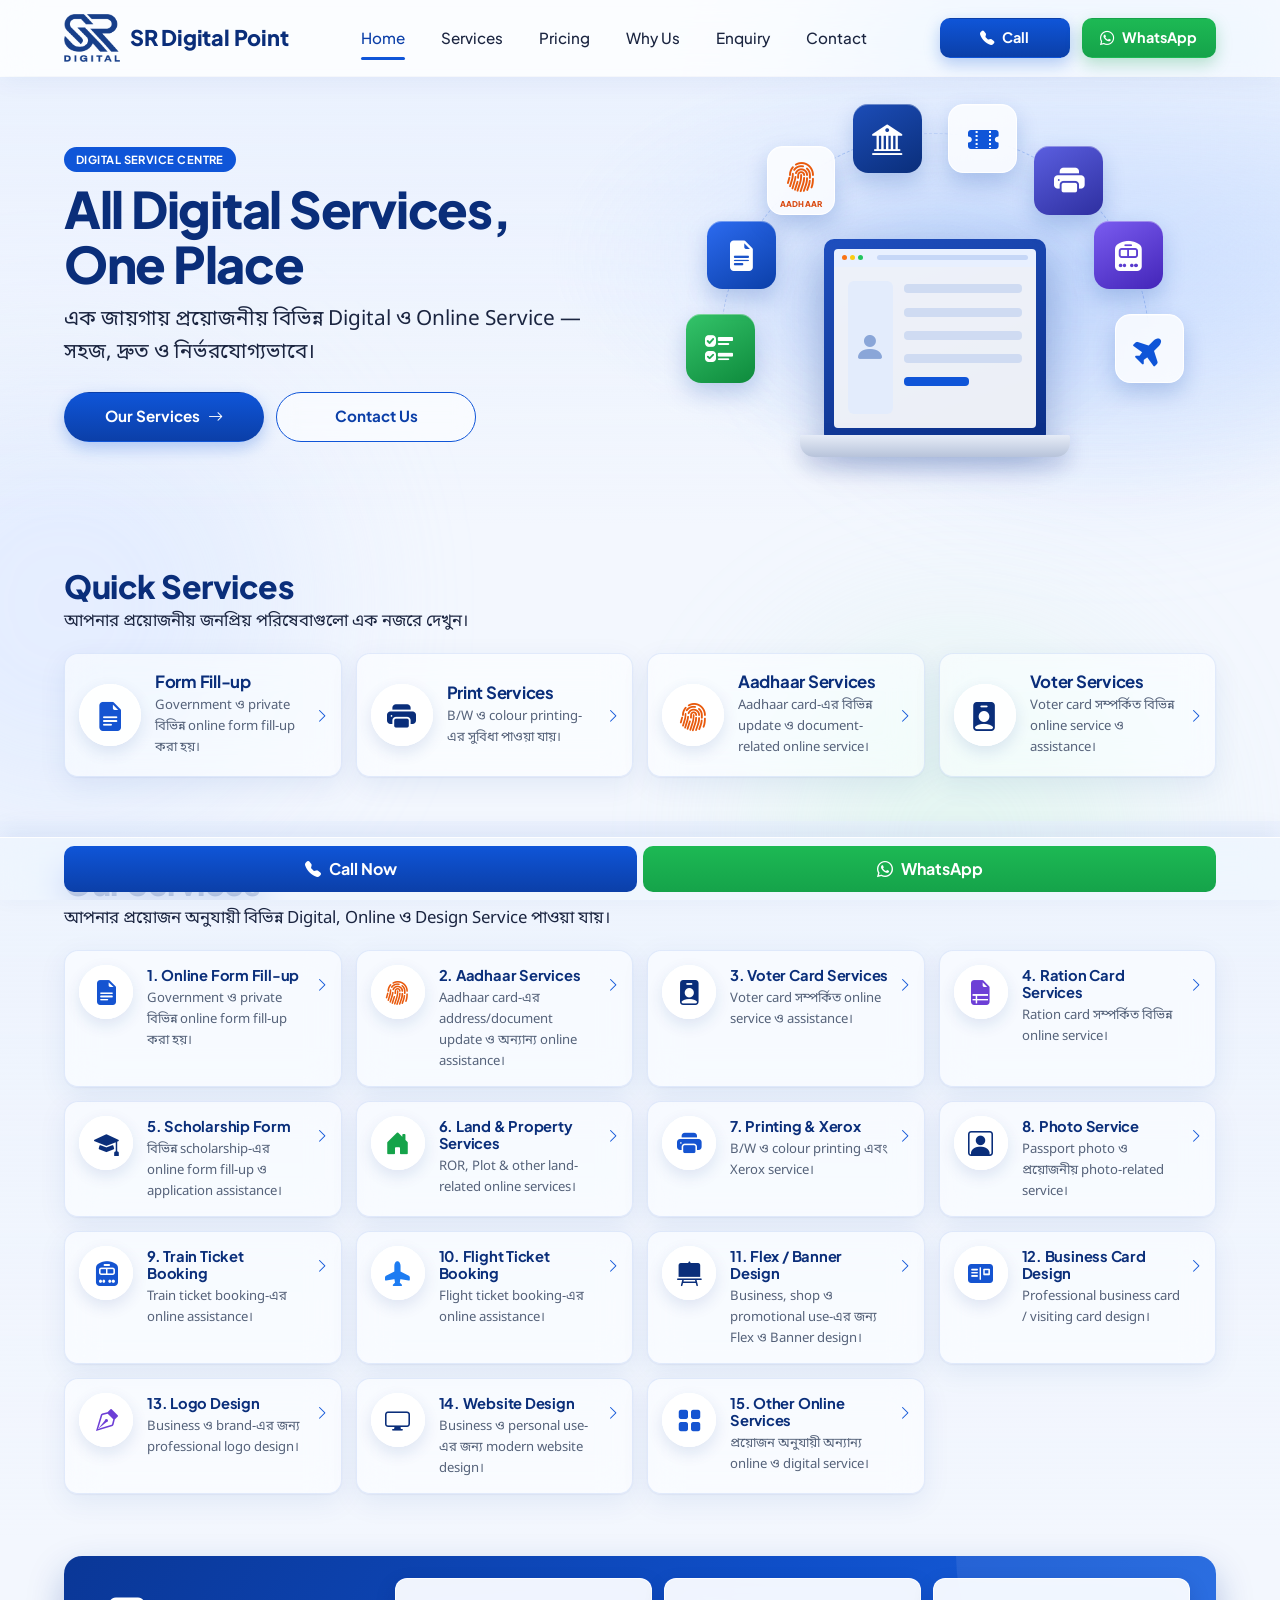
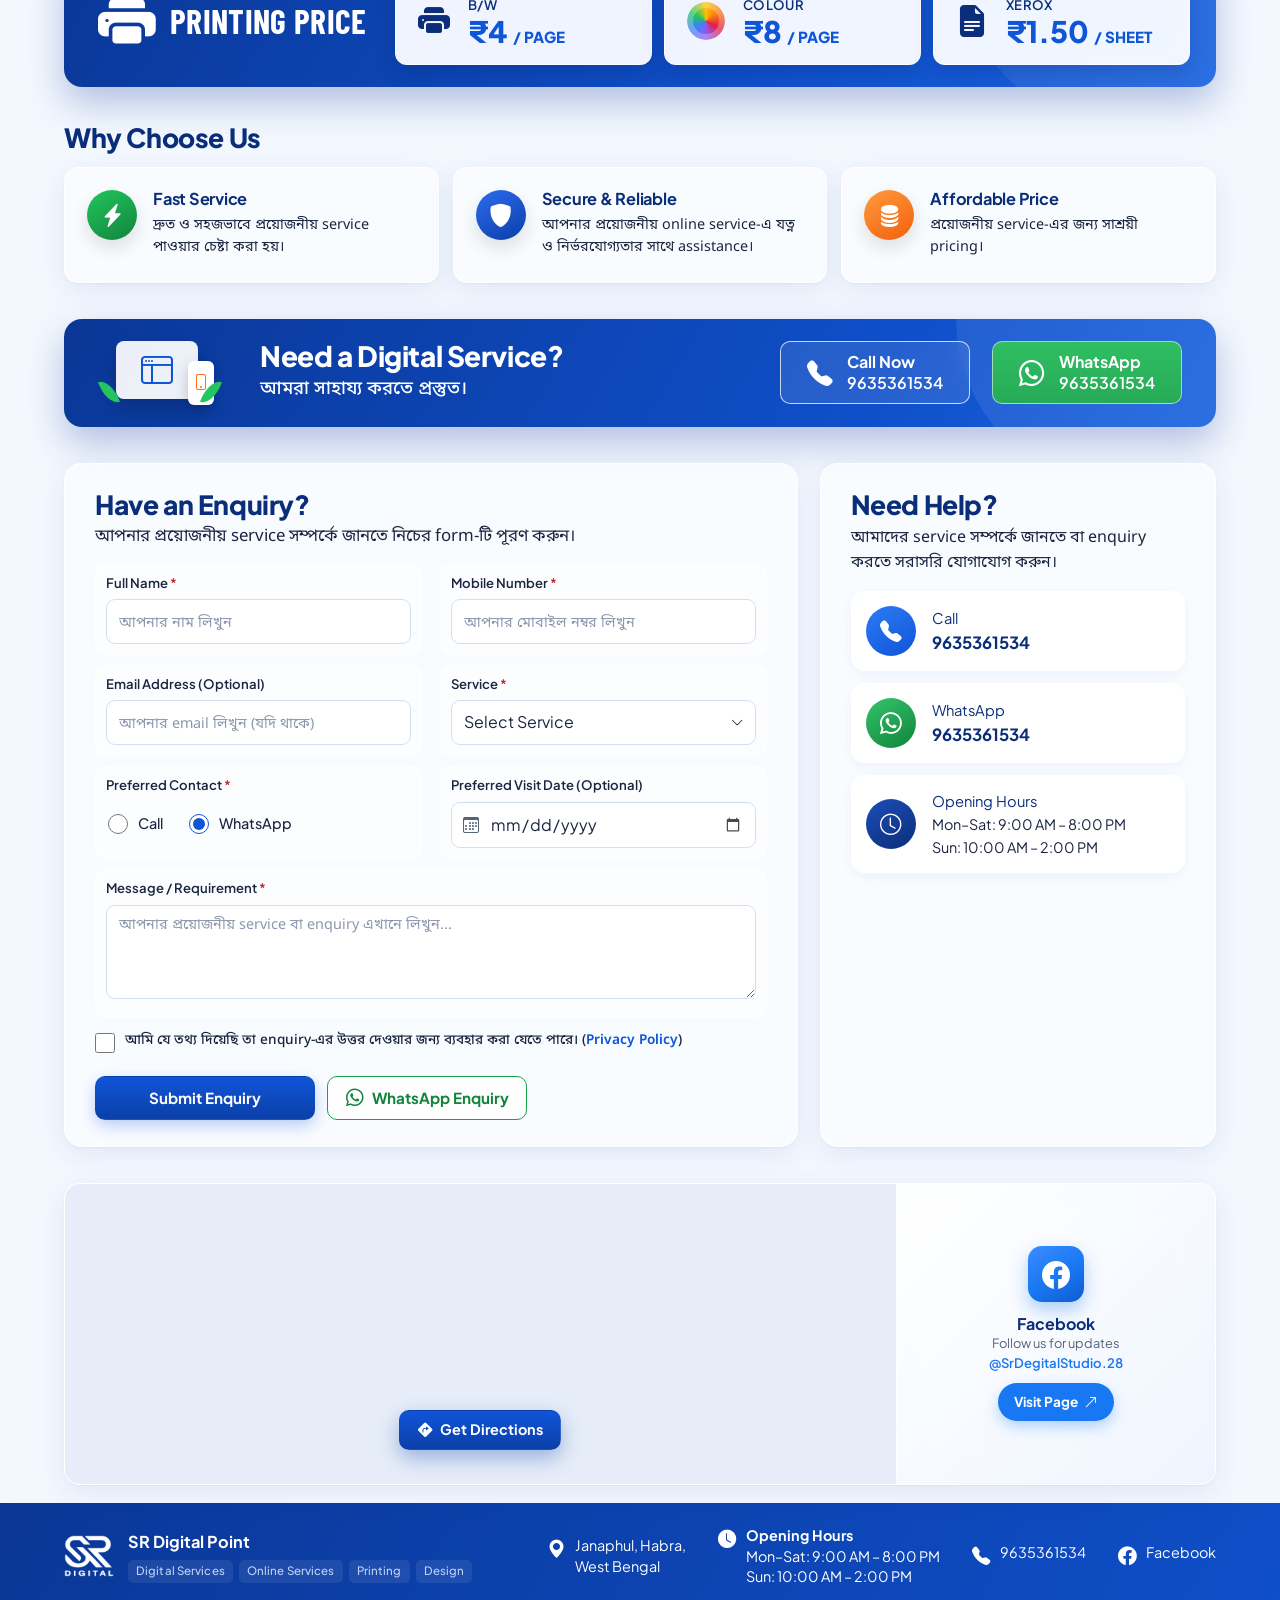
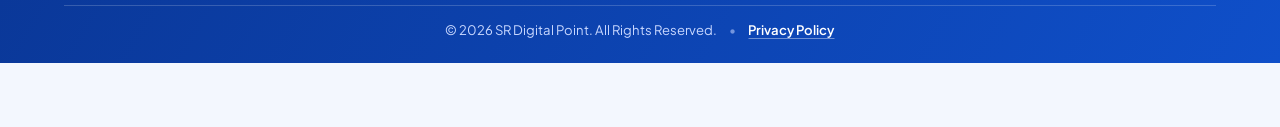
<file: index.html>
<!DOCTYPE html>
<html lang="en">

<head>
  <meta charset="utf-8">
  <meta name="viewport" content="width=device-width, initial-scale=1">
  <title>SR Digital Point | Digital Service Centre in Habra</title>
  <meta name="description"
    content="SR Digital Point provides digital, online, documentation, printing, ticket booking and design services in Janaphul, Habra, West Bengal.">
  <meta name="theme-color" content="#0B3FA8">
  <meta property="og:type" content="website">
  <meta property="og:site_name" content="SR Digital Point">
  <meta property="og:locale" content="en_IN">
  <meta property="og:url" content="https://subhashishraha.github.io/sr-digital-point/">
  <meta property="og:title" content="SR Digital Point | All Digital Services, One Place">
  <meta property="og:description" content="Online form fill-up, Aadhaar, Voter, Ration, Printing &amp; Xerox, Train/Flight tickets and Design services in Janaphul, Habra. Call or WhatsApp 9635361534.">
  <meta property="og:image" content="https://subhashishraha.github.io/sr-digital-point/assets/images/og-image.jpg">
  <meta property="og:image:secure_url" content="https://subhashishraha.github.io/sr-digital-point/assets/images/og-image.jpg">
  <meta property="og:image:type" content="image/jpeg">
  <meta property="og:image:width" content="1200">
  <meta property="og:image:height" content="630">
  <meta property="og:image:alt" content="SR Digital Point — All Digital Services, One Place. Janaphul, Habra. WhatsApp 9635361534">
  <meta name="twitter:card" content="summary_large_image">
  <meta name="twitter:image" content="https://subhashishraha.github.io/sr-digital-point/assets/images/og-image.jpg">
  <link rel="canonical" href="https://subhashishraha.github.io/sr-digital-point/">
  <!-- PWA -->
  <link rel="manifest" href="./manifest.webmanifest">
  <link rel="icon" type="image/png" sizes="32x32" href="./assets/icons/favicon-32.png">
  <link rel="icon" type="image/png" sizes="192x192" href="./assets/icons/icon-192.png">
  <link rel="apple-touch-icon" href="./assets/icons/apple-touch-icon.png">
  <meta name="mobile-web-app-capable" content="yes">
  <meta name="apple-mobile-web-app-capable" content="yes">
  <meta name="apple-mobile-web-app-title" content="SR Digital">
  <meta name="apple-mobile-web-app-status-bar-style" content="default">
  <link rel="preconnect" href="https://fonts.googleapis.com">
  <link rel="preconnect" href="https://fonts.gstatic.com" crossorigin>
  <link
    href="https://fonts.googleapis.com/css2?family=Plus+Jakarta+Sans:wght@400;500;600;700;800&family=Noto+Sans+Bengali:wght@400;500;600;700&family=Barlow+Condensed:wght@700&display=swap"
    rel="stylesheet">
  <link href="https://cdn.jsdelivr.net/npm/bootstrap-icons@1.11.3/font/bootstrap-icons.min.css" rel="stylesheet">
  <link href="./assets/css/style.css" rel="stylesheet">
  <script
    type="application/ld+json">{"@context":"https://schema.org","@type":"LocalBusiness","name":"SR Digital Point","telephone":"+919635361534","address":{"@type":"PostalAddress","addressLocality":"Janaphul, Habra","addressRegion":"West Bengal","addressCountry":"IN"},"geo":{"@type":"GeoCoordinates","latitude":22.859200276251283,"longitude":88.69448185984709},"openingHoursSpecification":[{"@type":"OpeningHoursSpecification","dayOfWeek":["Monday","Tuesday","Wednesday","Thursday","Friday","Saturday"],"opens":"09:00","closes":"20:00"},{"@type":"OpeningHoursSpecification","dayOfWeek":"Sunday","opens":"10:00","closes":"14:00"}],"sameAs":["https://www.facebook.com/SrDegitalStudio.28"]}</script>
</head>

<body>
  <a class="skip-link" href="#main">Skip to content</a>

  <!-- Soft background blobs (behind the glass) -->
  <div class="bg-blobs" aria-hidden="true"><span></span><span></span><span></span></div>

  <header class="site-header">
    <div class="container header-inner">
      <a class="brand" href="#home" aria-label="SR Digital Point home">
        <img src="./assets/images/logo.png" alt="" width="56" height="48">
        <span>SR Digital Point</span>
      </a>

      <nav class="main-nav" id="nav" aria-label="Main navigation">
        <ul>
          <li><a href="#home" class="active" aria-current="true">Home</a></li>
          <li><a href="#services">Services</a></li>
          <li><a href="#pricing">Pricing</a></li>
          <li><a href="#why">Why Us</a></li>
          <li><a href="#enquiry">Enquiry</a></li>
          <li><a href="#contact">Contact</a></li>
          <li class="install-li" hidden><button type="button" class="install-btn" title="Install App"><i class="bi bi-download"
                aria-hidden="true"></i><span class="install-label">Install App</span></button></li>
        </ul>
      </nav>

      <div class="header-actions">
        <a class="btn btn-primary btn-sm" href="tel:+919635361534"><i class="bi bi-telephone-fill"
            aria-hidden="true"></i>Call</a>
        <a class="btn btn-wa btn-sm" href="https://wa.me/919635361534?text=Hello%20SR%20Digital%20Point%21%20%F0%9F%91%8B%0AI%20found%20you%20through%20your%20website%20and%20would%20like%20to%20know%20more%20about%20your%20services.%0A%E0%A6%A8%E0%A6%AE%E0%A6%B8%E0%A7%8D%E0%A6%95%E0%A6%BE%E0%A6%B0%2C%20%E0%A6%86%E0%A6%AE%E0%A6%BF%20%E0%A6%86%E0%A6%AA%E0%A6%A8%E0%A6%BE%E0%A6%B0%20service%20%E0%A6%B8%E0%A6%AE%E0%A7%8D%E0%A6%AA%E0%A6%B0%E0%A7%8D%E0%A6%95%E0%A7%87%20%E0%A6%9C%E0%A6%BE%E0%A6%A8%E0%A6%A4%E0%A7%87%20%E0%A6%9A%E0%A6%BE%E0%A6%87%E0%A5%A4%0A%0Ahttps%3A%2F%2Fsubhashishraha.github.io%2Fsr-digital-point%2F" target="_blank" rel="noopener"><i
            class="bi bi-whatsapp" aria-hidden="true"></i>WhatsApp</a>
      </div>

      <button class="nav-toggle" type="button" aria-controls="nav" aria-expanded="false" aria-label="Open menu">
        <span></span><span></span><span></span>
      </button>
    </div>
  </header>

  <main id="main">
    <!-- ================= HERO ================= -->
    <section id="home" class="hero">
      <div class="container hero-grid">
        <div class="hero-copy">
          <span class="badge-pill">DIGITAL SERVICE CENTRE</span>
          <h1>All Digital Services,<br>One Place</h1>
          <p class="bn hero-lead" lang="bn">এক জায়গায় প্রয়োজনীয় বিভিন্ন Digital ও Online Service — সহজ, দ্রুত ও নির্ভরযোগ্যভাবে।</p>
          <div class="hero-btns">
            <a class="btn btn-primary btn-pill" href="#services">Our Services <i class="bi bi-arrow-right"
                aria-hidden="true"></i></a>
            <a class="btn btn-outline btn-pill" href="#contact">Contact Us</a>
          </div>
        </div>

        <!-- Illustration built with HTML/CSS so it stays crisp and light -->
        <div class="hero-art" aria-hidden="true">
          <div class="ha-glow"></div>
          <div class="ha-laptop">
            <div class="ha-screen">
              <div class="ha-bar"><i></i><i></i><i></i><b></b></div>
              <div class="ha-form">
                <div class="ha-avatar"><i class="bi bi-person-fill"></i></div>
                <div class="ha-lines"><s></s><s></s><s></s><s></s><s class="short"></s></div>
              </div>
            </div>
            <div class="ha-base"></div>
          </div>
          <span class="ha-arc"></span>
          <!-- 8 tiles on a semicircle, left → right -->
          <span class="tile a1 t-form"><i class="bi bi-ui-checks"></i></span>
          <span class="tile a2 t-doc"><i class="bi bi-file-earmark-text-fill"></i></span>
          <span class="tile a3 t-aadhaar"><i class="bi bi-fingerprint"></i><small>AADHAAR</small></span>
          <span class="tile a4 t-bank"><i class="bi bi-bank2"></i></span>
          <span class="tile a5 t-ticket"><i class="bi bi-ticket-perforated-fill"></i></span>
          <span class="tile a6 t-print"><i class="bi bi-printer-fill"></i></span>
          <span class="tile a7 t-train"><i class="bi bi-train-front-fill"></i></span>
          <span class="tile a8 t-plane"><i class="bi bi-airplane-fill"></i></span>
        </div>
      </div>
    </section>

    <!-- ================= QUICK SERVICES ================= -->
    <section class="section quick" aria-labelledby="quick-title">
      <div class="container">
        <h2 id="quick-title">Quick Services</h2>
        <p class="bn sub" lang="bn">আপনার প্রয়োজনীয় জনপ্রিয় পরিষেবাগুলো এক নজরে দেখুন।</p>
        <div class="grid grid-4" id="quickGrid"></div>
      </div>
    </section>

    <!-- ================= OUR SERVICES ================= -->
    <section id="services" class="section section-tint" aria-labelledby="services-title">
      <div class="container">
        <h2 id="services-title">Our Services</h2>
        <p class="bn sub" lang="bn">আপনার প্রয়োজন অনুযায়ী বিভিন্ন Digital, Online ও Design Service পাওয়া যায়।</p>
        <div class="grid grid-4 svc-grid" id="serviceGrid"></div>
      </div>
    </section>

    <!-- ================= PRINTING PRICE ================= -->
    <section id="pricing" class="section-tight" aria-labelledby="price-title">
      <div class="container">
        <div class="price-band">
          <div class="price-head">
            <i class="bi bi-printer-fill" aria-hidden="true"></i>
            <h2 id="price-title">PRINTING PRICE</h2>
          </div>
          <ul class="price-list">
            <li class="price-card glass-white">
              <i class="bi bi-printer-fill pc-ico" aria-hidden="true"></i>
              <div><span>B/W</span><strong>₹4 <small>/ PAGE</small></strong></div>
            </li>
            <li class="price-card glass-white">
              <span class="pc-ico pc-colour" aria-hidden="true"></span>
              <div><span>COLOUR</span><strong>₹8 <small>/ PAGE</small></strong></div>
            </li>
            <li class="price-card glass-white">
              <i class="bi bi-file-earmark-text-fill pc-ico" aria-hidden="true"></i>
              <div><span>XEROX</span><strong>₹1.50 <small>/ SHEET</small></strong></div>
            </li>
          </ul>
        </div>
      </div>
    </section>

    <!-- ================= WHY CHOOSE US ================= -->
    <section id="why" class="section-tight" aria-labelledby="why-title">
      <div class="container">
        <h2 id="why-title" class="h2-sm">Why Choose Us</h2>
        <div class="grid grid-3">
          <div class="why glass">
            <span class="why-ico green"><i class="bi bi-lightning-charge-fill" aria-hidden="true"></i></span>
            <div>
              <h3>Fast Service</h3>
              <p class="bn" lang="bn">দ্রুত ও সহজভাবে প্রয়োজনীয় service পাওয়ার চেষ্টা করা হয়।</p>
            </div>
          </div>
          <div class="why glass">
            <span class="why-ico blue"><i class="bi bi-shield-fill" aria-hidden="true"></i></span>
            <div>
              <h3>Secure &amp; Reliable</h3>
              <p class="bn" lang="bn">আপনার প্রয়োজনীয় online service-এ যত্ন ও নির্ভরযোগ্যতার সাথে assistance।</p>
            </div>
          </div>
          <div class="why glass">
            <span class="why-ico orange"><i class="bi bi-database-fill" aria-hidden="true"></i></span>
            <div>
              <h3>Affordable Price</h3>
              <p class="bn" lang="bn">প্রয়োজনীয় service-এর জন্য সাশ্রয়ী pricing।</p>
            </div>
          </div>
        </div>
      </div>
    </section>

    <!-- ================= CTA ================= -->
    <section class="section-tight" aria-labelledby="cta-title">
      <div class="container">
        <div class="cta-band">
          <div class="cta-art" aria-hidden="true">
            <span class="ca-screen"><i class="bi bi-window-sidebar"></i></span>
            <span class="ca-phone"><i class="bi bi-phone"></i></span>
            <span class="ca-leaf l1"></span><span class="ca-leaf l2"></span>
          </div>
          <div class="cta-copy">
            <h2 id="cta-title">Need a Digital Service?</h2>
            <p class="bn" lang="bn">আমরা সাহায্য করতে প্রস্তুত।</p>
          </div>
          <div class="cta-btns">
            <a class="cta-btn cta-call" href="tel:+919635361534"><i class="bi bi-telephone-fill"
                aria-hidden="true"></i><span><b>Call Now</b>9635361534</span></a>
            <a class="cta-btn cta-wa" href="https://wa.me/919635361534?text=Hello%20SR%20Digital%20Point%21%20%F0%9F%91%8B%0AI%20found%20you%20through%20your%20website%20and%20would%20like%20to%20know%20more%20about%20your%20services.%0A%E0%A6%A8%E0%A6%AE%E0%A6%B8%E0%A7%8D%E0%A6%95%E0%A6%BE%E0%A6%B0%2C%20%E0%A6%86%E0%A6%AE%E0%A6%BF%20%E0%A6%86%E0%A6%AA%E0%A6%A8%E0%A6%BE%E0%A6%B0%20service%20%E0%A6%B8%E0%A6%AE%E0%A7%8D%E0%A6%AA%E0%A6%B0%E0%A7%8D%E0%A6%95%E0%A7%87%20%E0%A6%9C%E0%A6%BE%E0%A6%A8%E0%A6%A4%E0%A7%87%20%E0%A6%9A%E0%A6%BE%E0%A6%87%E0%A5%A4%0A%0Ahttps%3A%2F%2Fsubhashishraha.github.io%2Fsr-digital-point%2F" target="_blank" rel="noopener"><i
                class="bi bi-whatsapp" aria-hidden="true"></i><span><b>WhatsApp</b>9635361534</span></a>
          </div>
        </div>
      </div>
    </section>

    <!-- ================= ENQUIRY ================= -->
    <section id="enquiry" class="section-tight">
      <div class="container enquiry-grid">
        <form id="enquiryForm" class="form-card glass" novalidate aria-labelledby="enq-title">
          <h2 id="enq-title" class="h2-sm">Have an Enquiry?</h2>
          <p class="bn sub" lang="bn">আপনার প্রয়োজনীয় service সম্পর্কে জানতে নিচের form-টি পূরণ করুন।</p>

          <!-- Web3Forms hidden fields -->
          <input type="hidden" name="subject" value="New Enquiry – SR Digital Point Website">
          <input type="hidden" name="from_name" value="SR Digital Point Website">
          <input type="checkbox" name="botcheck" class="hp" tabindex="-1" autocomplete="off" aria-hidden="true">

          <div class="form-grid">
            <div class="field">
              <label for="name">Full Name <span class="req" aria-hidden="true">*</span></label>
              <input type="text" id="name" name="name" placeholder="আপনার নাম লিখুন" autocomplete="name" required
                aria-describedby="name-err">
              <div class="err" id="name-err"></div>
            </div>
            <div class="field">
              <label for="mobile">Mobile Number <span class="req" aria-hidden="true">*</span></label>
              <input type="tel" id="mobile" name="mobile" placeholder="আপনার মোবাইল নম্বর লিখুন" inputmode="tel"
                autocomplete="tel" maxlength="16" required aria-describedby="mobile-err">
              <div class="err" id="mobile-err"></div>
            </div>
            <div class="field">
              <label for="email">Email Address (Optional)</label>
              <input type="email" id="email" name="email" placeholder="আপনার email লিখুন (যদি থাকে)" inputmode="email"
                autocomplete="email" maxlength="120" aria-describedby="email-err">
              <div class="err" id="email-err"></div>
            </div>
            <div class="field">
              <label for="service">Service <span class="req" aria-hidden="true">*</span></label>
              <div class="select-wrap">
                <select id="service" name="service" required aria-describedby="service-err">
                  <option value="">Select Service</option>
                </select>
              </div>
              <div class="err" id="service-err"></div>
            </div>
            <fieldset class="field">
              <legend>Preferred Contact <span class="req" aria-hidden="true">*</span></legend>
              <div class="radios">
                <label class="radio"><input type="radio" name="contact" value="Call"><span>Call</span></label>
                <label class="radio"><input type="radio" name="contact" value="WhatsApp" checked><span>WhatsApp</span></label>
              </div>
            </fieldset>
            <div class="field">
              <label for="date">Preferred Visit Date (Optional)</label>
              <div class="date-wrap"><i class="bi bi-calendar3" aria-hidden="true"></i>
                <input type="date" id="date" name="visit_date">
              </div>
            </div>
            <div class="field field-full">
              <label for="message">Message / Requirement <span class="req" aria-hidden="true">*</span></label>
              <textarea id="message" name="message" rows="3"
                placeholder="আপনার প্রয়োজনীয় service বা enquiry এখানে লিখুন..." required
                aria-describedby="message-err"></textarea>
              <div class="err" id="message-err"></div>
            </div>
          </div>

          <div class="consent">
            <label class="check bn" lang="bn"><input type="checkbox" id="consent" name="consent" value="Yes" required
                aria-describedby="consent-err"><span>আমি যে তথ্য দিয়েছি তা enquiry-এর উত্তর দেওয়ার জন্য ব্যবহার করা
                যেতে পারে। (<a href="./privacy-policy.html" target="_blank">Privacy Policy</a>)</span></label>
            <div class="err" id="consent-err"></div>
          </div>

          <div class="form-btns">
            <button type="submit" id="submitBtn" class="btn btn-primary">Submit Enquiry</button>
            <button type="button" id="waBtn" class="btn btn-wa-outline"><i class="bi bi-whatsapp"
                aria-hidden="true"></i>WhatsApp Enquiry</button>
          </div>
          <div id="formStatus" class="status bn" lang="bn" role="status" aria-live="polite" tabindex="-1" hidden></div>
        </form>

        <aside class="help-card glass" aria-labelledby="help-title">
          <h2 id="help-title" class="h2-sm">Need Help?</h2>
          <p class="bn" lang="bn">আমাদের service সম্পর্কে জানতে বা enquiry করতে সরাসরি যোগাযোগ করুন।</p>
          <ul class="help-list">
            <li class="glass-white"><span class="hl-ico blue"><i class="bi bi-telephone-fill" aria-hidden="true"></i></span>
              <div><small>Call</small><a href="tel:+919635361534">9635361534</a></div>
            </li>
            <li class="glass-white"><span class="hl-ico green"><i class="bi bi-whatsapp" aria-hidden="true"></i></span>
              <div><small>WhatsApp</small><a href="https://wa.me/919635361534?text=Hello%20SR%20Digital%20Point%21%20%F0%9F%91%8B%0AI%20found%20you%20through%20your%20website%20and%20would%20like%20to%20know%20more%20about%20your%20services.%0A%E0%A6%A8%E0%A6%AE%E0%A6%B8%E0%A7%8D%E0%A6%95%E0%A6%BE%E0%A6%B0%2C%20%E0%A6%86%E0%A6%AE%E0%A6%BF%20%E0%A6%86%E0%A6%AA%E0%A6%A8%E0%A6%BE%E0%A6%B0%20service%20%E0%A6%B8%E0%A6%AE%E0%A7%8D%E0%A6%AA%E0%A6%B0%E0%A7%8D%E0%A6%95%E0%A7%87%20%E0%A6%9C%E0%A6%BE%E0%A6%A8%E0%A6%A4%E0%A7%87%20%E0%A6%9A%E0%A6%BE%E0%A6%87%E0%A5%A4%0A%0Ahttps%3A%2F%2Fsubhashishraha.github.io%2Fsr-digital-point%2F" target="_blank"
                  rel="noopener">9635361534</a></div>
            </li>
            <li class="glass-white"><span class="hl-ico navy"><i class="bi bi-clock" aria-hidden="true"></i></span>
              <div><small>Opening Hours</small><span class="hours">Mon–Sat: 9:00 AM – 8:00 PM<br>Sun: 10:00 AM – 2:00
                  PM</span></div>
            </li>
          </ul>
        </aside>
      </div>
    </section>

    <!-- ================= CONTACT ================= -->
    <section id="contact" class="section-tight contact" aria-labelledby="contact-title">
      <div class="container">
        <h2 id="contact-title" class="sr-only">Contact Us</h2>

        <div class="map-card glass">
          <div class="map-wrap">
            <iframe title="SR Digital Point location on Google Maps"
              src="https://maps.google.com/maps?q=22.859200276251283,88.69448185984709&z=15&output=embed"
              loading="lazy" referrerpolicy="no-referrer-when-downgrade" allowfullscreen></iframe>
            <a class="btn btn-primary btn-sm map-btn"
              href="https://www.google.com/maps/dir/?api=1&destination=22.859200276251283,88.69448185984709"
              target="_blank" rel="noopener"><i class="bi bi-sign-turn-right-fill" aria-hidden="true"></i>Get
              Directions</a>
          </div>
          <a class="fb-box" href="https://www.facebook.com/SrDegitalStudio.28" target="_blank" rel="noopener"
            aria-label="Visit SR Digital Point on Facebook">
            <span class="fb-ico"><i class="bi bi-facebook" aria-hidden="true"></i></span>
            <span class="fb-text"><b>Facebook</b><small>Follow us for updates</small><span
                class="fb-handle">@SrDegitalStudio.28</span></span>
            <span class="fb-cta"><span class="fb-cta-label">Visit Page</span><i class="bi bi-arrow-up-right"
                aria-hidden="true"></i></span>
          </a>
        </div>
      </div>
    </section>
  </main>

  <footer class="site-footer">
    <div class="container footer-inner">
      <div class="f-brand">
        <img src="./assets/images/logo-white.png" alt="SR Digital logo" width="56" height="48">
        <div><strong>SR Digital Point</strong>
          <ul class="f-tags" aria-label="What we do">
            <li>Digital Services</li>
            <li>Online Services</li>
            <li>Printing</li>
            <li>Design</li>
          </ul>
        </div>
      </div>
      <div class="f-item"><i class="bi bi-geo-alt-fill" aria-hidden="true"></i><span>Janaphul, Habra,<br>West
          Bengal</span></div>
      <div class="f-item"><i class="bi bi-clock-fill" aria-hidden="true"></i><span><b>Opening Hours</b>Mon–Sat: 9:00 AM – 8:00 PM<br>Sun: 10:00 AM – 2:00 PM</span></div>
      <a class="f-item" href="tel:+919635361534"><i class="bi bi-telephone-fill" aria-hidden="true"></i>9635361534</a>
      <a class="f-item" href="https://www.facebook.com/SrDegitalStudio.28" target="_blank" rel="noopener"><i
          class="bi bi-facebook" aria-hidden="true"></i>Facebook</a>
      <p class="f-copy">© <span id="year">2026</span> SR Digital Point. All Rights Reserved.<span class="f-sep" aria-hidden="true">•</span><a href="./privacy-policy.html">Privacy Policy</a></p>
    </div>
  </footer>

  <nav class="sticky-cta" aria-label="Quick contact">
    <div class="container sticky-inner">
      <a class="s-call" href="tel:+919635361534"><i class="bi bi-telephone-fill" aria-hidden="true"></i>Call Now</a>
      <a class="s-wa" href="https://wa.me/919635361534?text=Hello%20SR%20Digital%20Point%21%20%F0%9F%91%8B%0AI%20found%20you%20through%20your%20website%20and%20would%20like%20to%20know%20more%20about%20your%20services.%0A%E0%A6%A8%E0%A6%AE%E0%A6%B8%E0%A7%8D%E0%A6%95%E0%A6%BE%E0%A6%B0%2C%20%E0%A6%86%E0%A6%AE%E0%A6%BF%20%E0%A6%86%E0%A6%AA%E0%A6%A8%E0%A6%BE%E0%A6%B0%20service%20%E0%A6%B8%E0%A6%AE%E0%A7%8D%E0%A6%AA%E0%A6%B0%E0%A7%8D%E0%A6%95%E0%A7%87%20%E0%A6%9C%E0%A6%BE%E0%A6%A8%E0%A6%A4%E0%A7%87%20%E0%A6%9A%E0%A6%BE%E0%A6%87%E0%A5%A4%0A%0Ahttps%3A%2F%2Fsubhashishraha.github.io%2Fsr-digital-point%2F" target="_blank" rel="noopener"><i class="bi bi-whatsapp"
          aria-hidden="true"></i>WhatsApp</a>
    </div>
  </nav>

  <button type="button" class="to-top" aria-label="Back to top" title="Back to top">
    <svg viewBox="0 0 48 48" aria-hidden="true"><circle class="to-top-track" cx="24" cy="24" r="22" /><circle class="to-top-ring" cx="24" cy="24" r="22" /></svg>
    <i class="bi bi-arrow-up" aria-hidden="true"></i>
  </button>

  <script src="./assets/js/common.js" defer></script>
  <script src="./assets/js/script.js" defer></script>
</body>

</html>
</file>
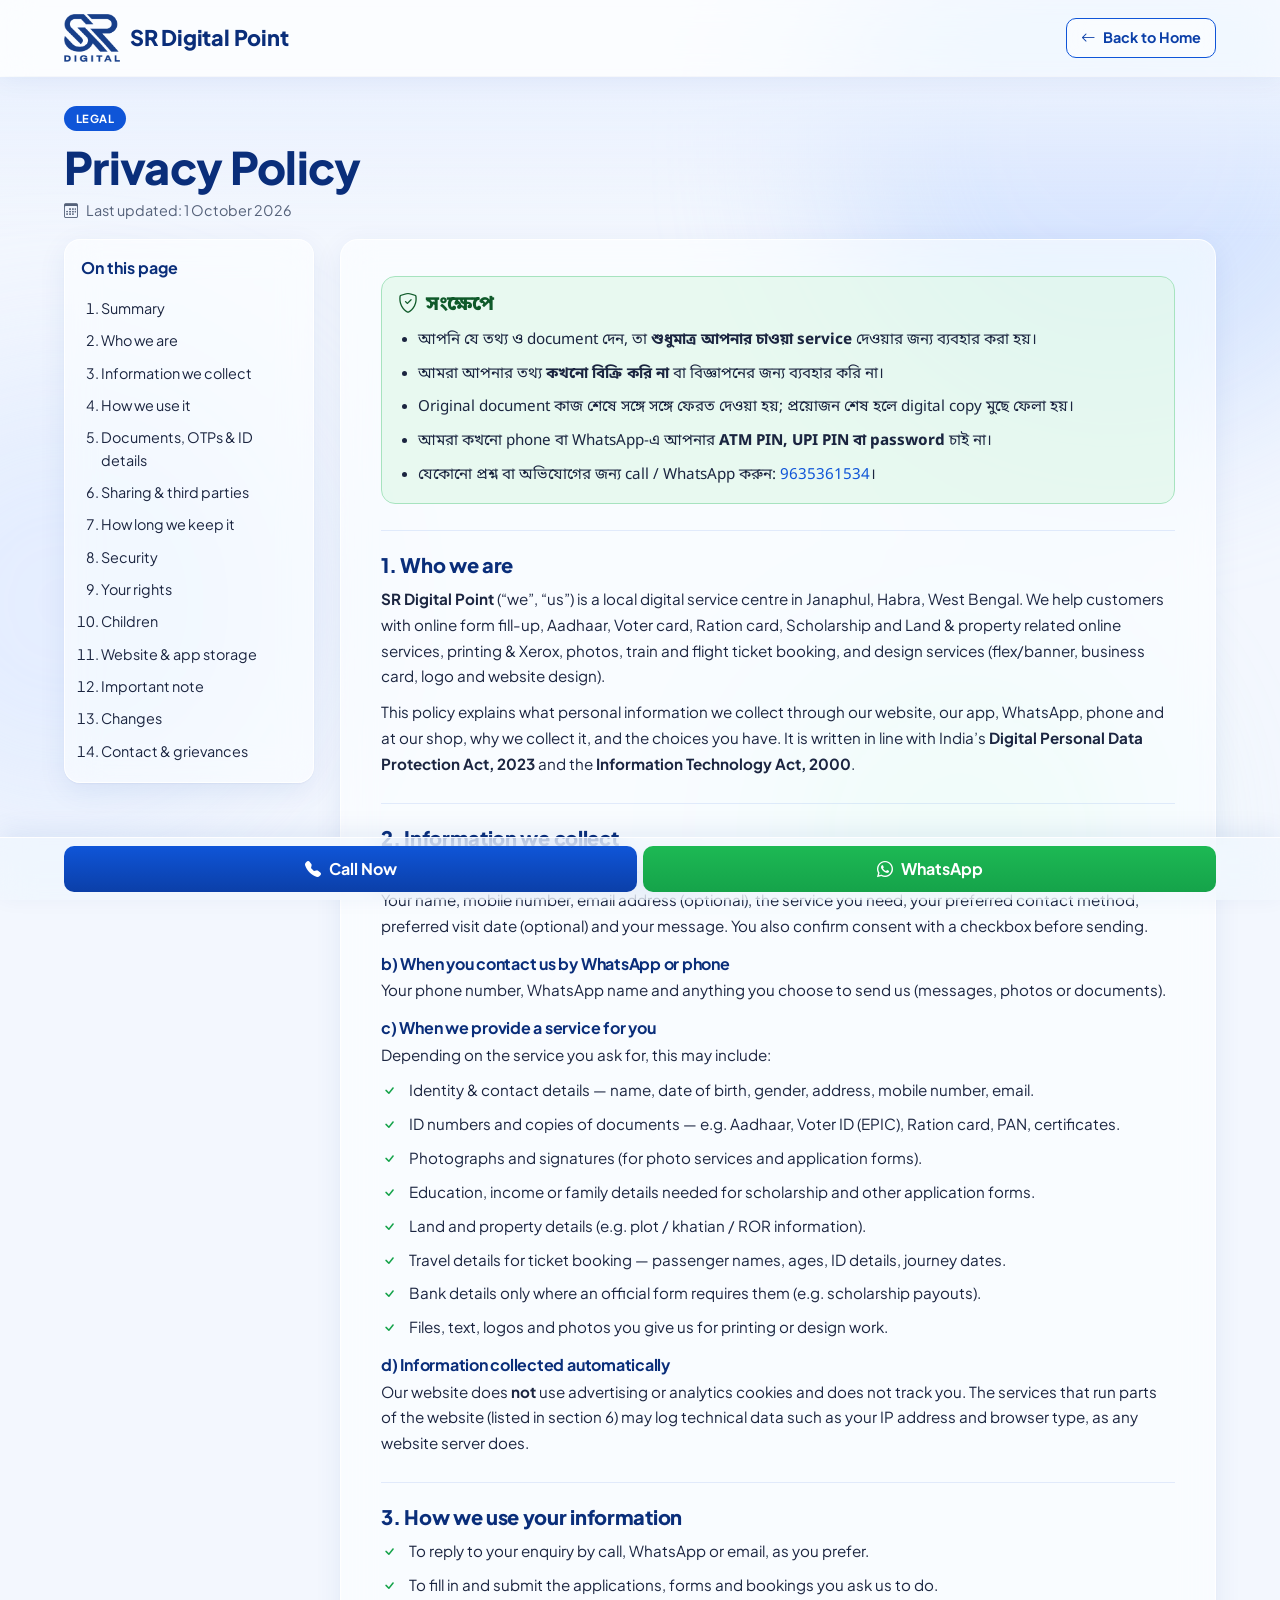
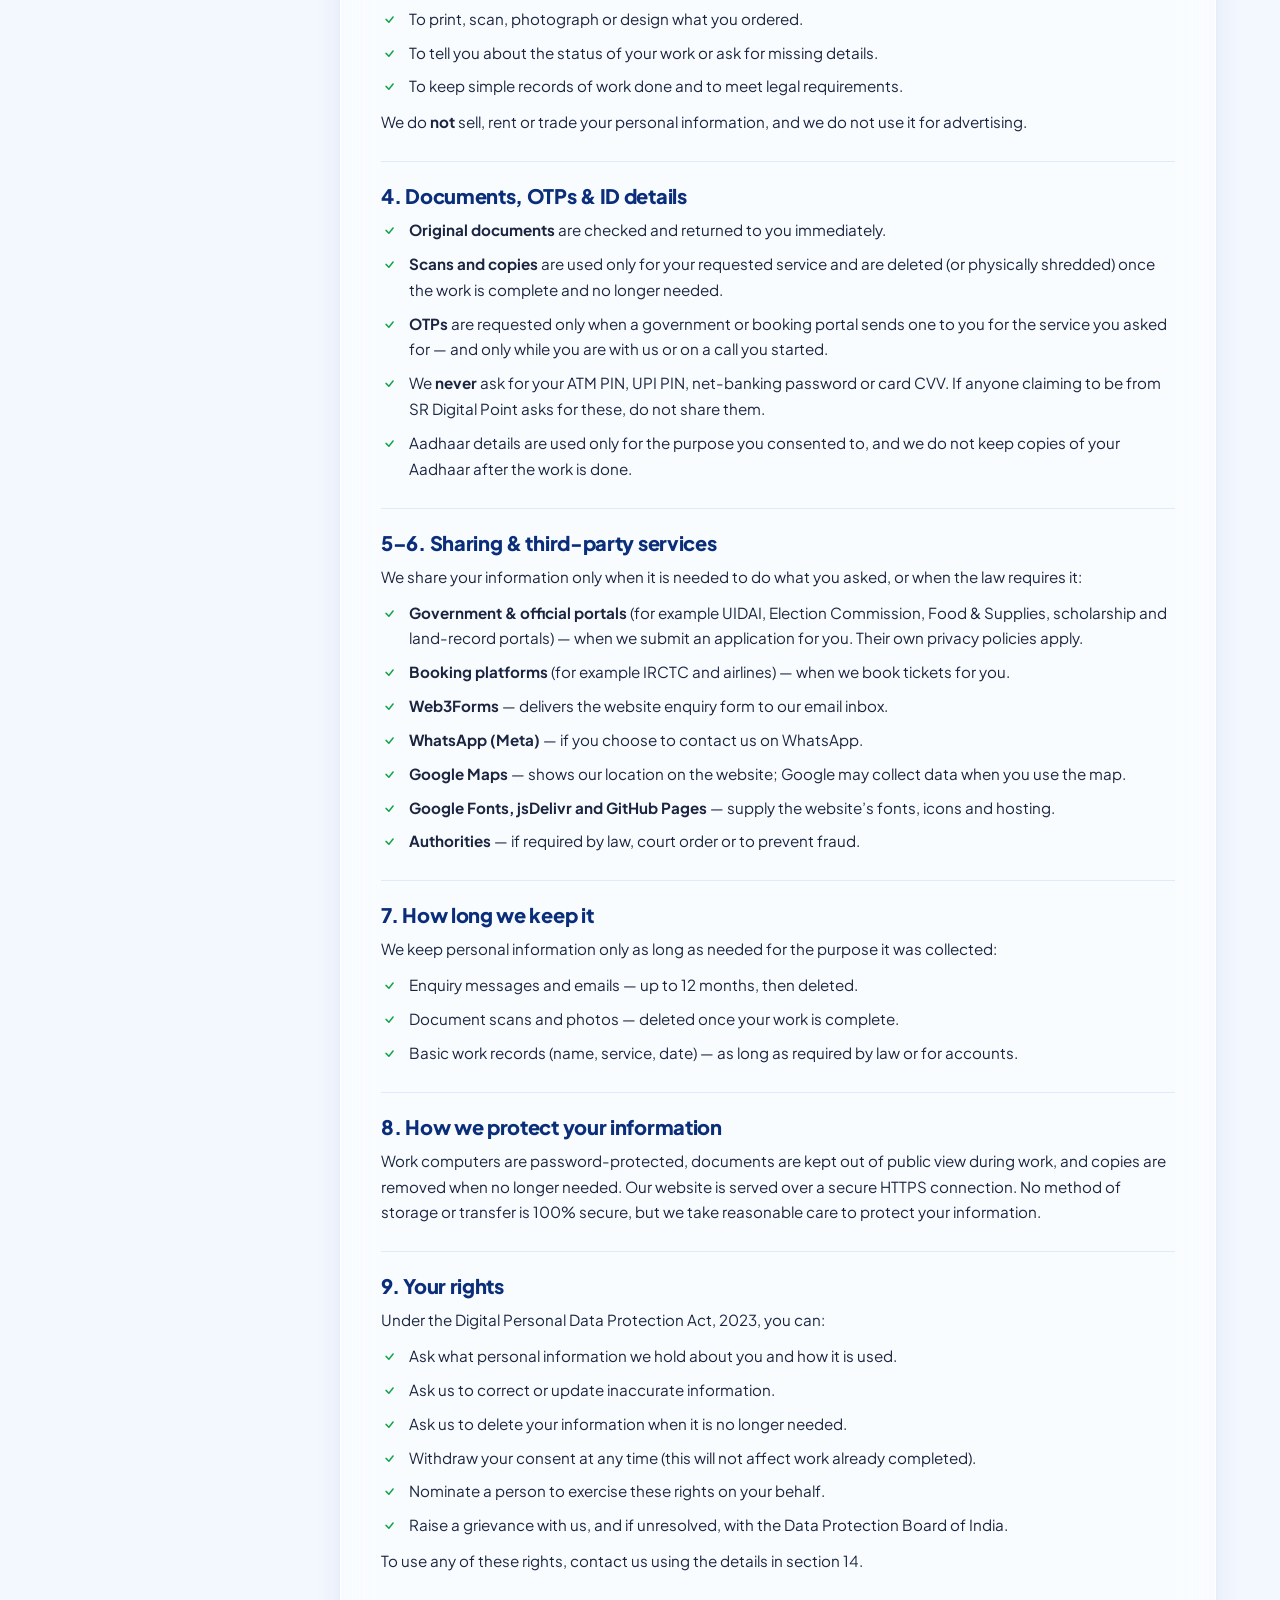
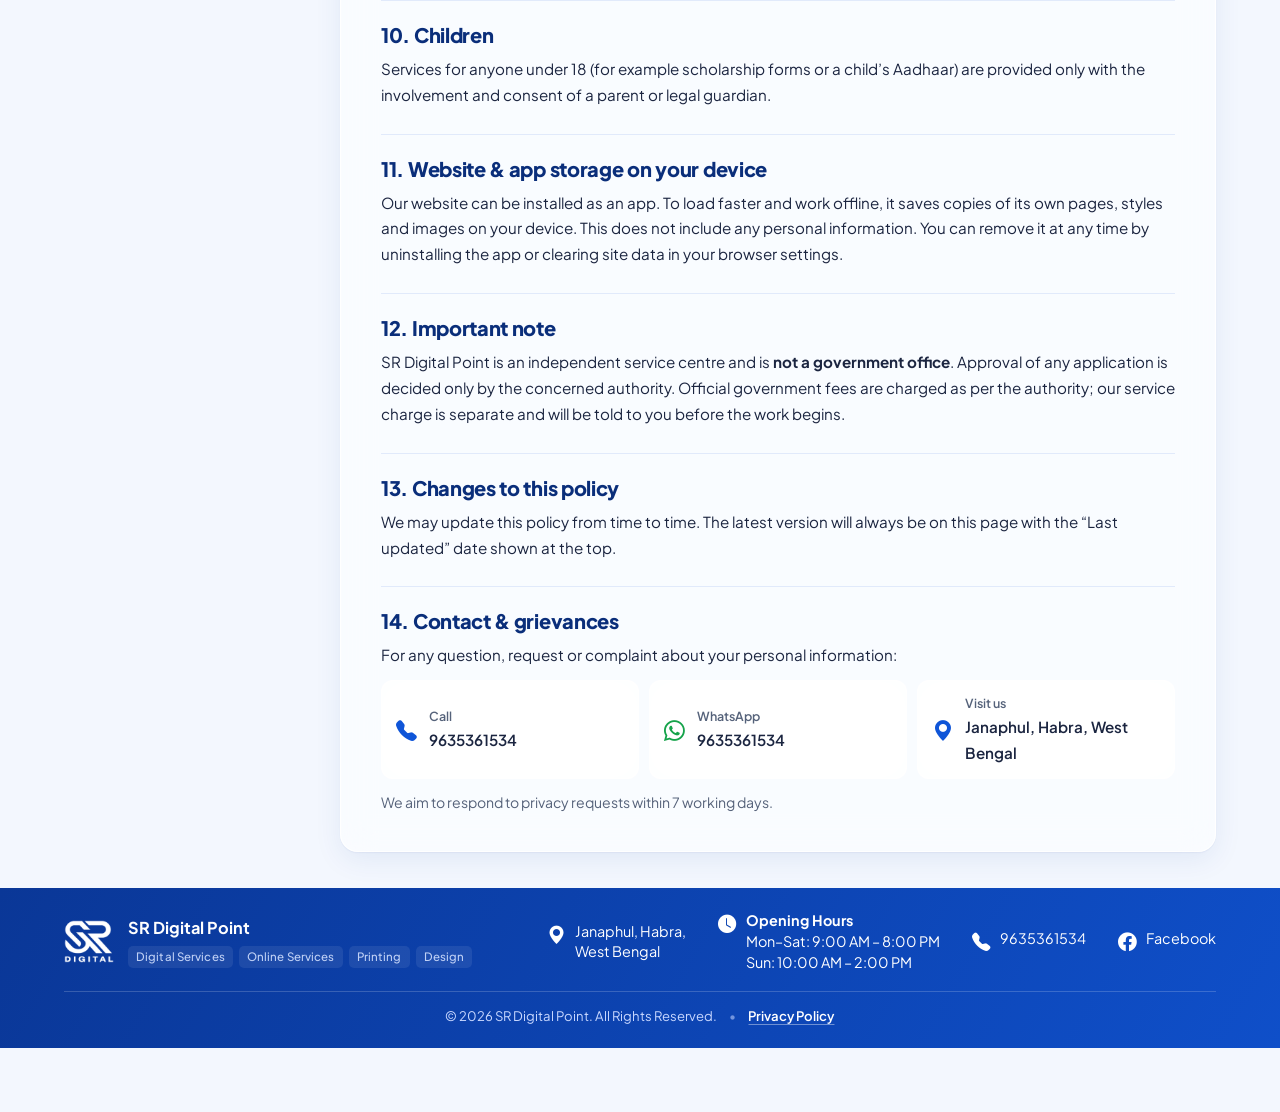
<file: privacy-policy.html>
<!DOCTYPE html>
<html lang="en">

<head>
  <meta charset="utf-8">
  <meta name="viewport" content="width=device-width, initial-scale=1">
  <title>Privacy Policy | SR Digital Point</title>
  <meta name="description" content="How SR Digital Point (Janaphul, Habra) collects, uses and protects your personal information and documents.">
  <meta name="theme-color" content="#0B3FA8">
  <meta property="og:type" content="website">
  <meta property="og:site_name" content="SR Digital Point">
  <meta property="og:locale" content="en_IN">
  <meta property="og:url" content="https://subhashishraha.github.io/sr-digital-point/privacy-policy.html">
  <meta property="og:title" content="Privacy Policy | SR Digital Point">
  <meta property="og:description" content="How SR Digital Point (Janaphul, Habra) collects, uses and protects your personal information and documents.">
  <meta property="og:image" content="https://subhashishraha.github.io/sr-digital-point/assets/images/og-image.jpg">
  <meta property="og:image:secure_url" content="https://subhashishraha.github.io/sr-digital-point/assets/images/og-image.jpg">
  <meta property="og:image:type" content="image/jpeg">
  <meta property="og:image:width" content="1200">
  <meta property="og:image:height" content="630">
  <meta property="og:image:alt" content="SR Digital Point — All Digital Services, One Place. Janaphul, Habra. WhatsApp 9635361534">
  <meta name="twitter:card" content="summary_large_image">
  <meta name="twitter:image" content="https://subhashishraha.github.io/sr-digital-point/assets/images/og-image.jpg">
  <!-- PWA -->
  <link rel="manifest" href="./manifest.webmanifest">
  <link rel="icon" type="image/png" sizes="32x32" href="./assets/icons/favicon-32.png">
  <link rel="icon" type="image/png" sizes="192x192" href="./assets/icons/icon-192.png">
  <link rel="apple-touch-icon" href="./assets/icons/apple-touch-icon.png">
  <meta name="mobile-web-app-capable" content="yes">
  <meta name="apple-mobile-web-app-capable" content="yes">
  <meta name="apple-mobile-web-app-title" content="SR Digital">
  <meta name="apple-mobile-web-app-status-bar-style" content="default">
  <link rel="preconnect" href="https://fonts.googleapis.com">
  <link rel="preconnect" href="https://fonts.gstatic.com" crossorigin>
  <link
    href="https://fonts.googleapis.com/css2?family=Plus+Jakarta+Sans:wght@400;500;600;700;800&family=Noto+Sans+Bengali:wght@400;500;600;700&family=Barlow+Condensed:wght@700&display=swap"
    rel="stylesheet">
  <link href="https://cdn.jsdelivr.net/npm/bootstrap-icons@1.11.3/font/bootstrap-icons.min.css" rel="stylesheet">
  <link href="./assets/css/style.css" rel="stylesheet">
  <link rel="canonical" href="https://subhashishraha.github.io/sr-digital-point/privacy-policy.html">
</head>

<body class="legal-page">
  <a class="skip-link" href="#main">Skip to content</a>
  <div class="bg-blobs" aria-hidden="true"><span></span><span></span><span></span></div>

  <header class="site-header">
    <div class="container header-inner">
      <a class="brand" href="./" aria-label="SR Digital Point home">
        <img src="./assets/images/logo.png" alt="" width="56" height="48">
        <span>SR Digital Point</span>
      </a>
      <a class="btn btn-outline btn-sm back-home" href="./" aria-label="Back to Home"><i class="bi bi-arrow-left" aria-hidden="true"></i><span><span class="bh-long">Back to </span>Home</span></a>
    </div>
  </header>

  <main id="main" class="legal">
    <section class="legal-hero">
      <div class="container">
        <span class="badge-pill">LEGAL</span>
        <h1>Privacy Policy</h1>
        <p class="legal-meta"><i class="bi bi-calendar3" aria-hidden="true"></i>Last updated: 1 October 2026</p>
      </div>
    </section>

    <div class="container legal-grid">
      <nav class="legal-toc glass" aria-label="On this page">
        <details>
          <summary>On this page</summary>
          <ol>
            <li><a href="#summary">Summary</a></li>
            <li><a href="#who">Who we are</a></li>
            <li><a href="#collect">Information we collect</a></li>
            <li><a href="#use">How we use it</a></li>
            <li><a href="#documents">Documents, OTPs &amp; ID details</a></li>
            <li><a href="#share">Sharing &amp; third parties</a></li>
            <li><a href="#retention">How long we keep it</a></li>
            <li><a href="#security">Security</a></li>
            <li><a href="#rights">Your rights</a></li>
            <li><a href="#children">Children</a></li>
            <li><a href="#device">Website &amp; app storage</a></li>
            <li><a href="#disclaimer">Important note</a></li>
            <li><a href="#changes">Changes</a></li>
            <li><a href="#contact-us">Contact &amp; grievances</a></li>
          </ol>
        </details>
      </nav>

      <article class="legal-body glass">
        <section id="summary" class="legal-summary bn" lang="bn">
          <h2><i class="bi bi-shield-check" aria-hidden="true"></i>সংক্ষেপে</h2>
          <ul>
            <li>আপনি যে তথ্য ও document দেন, তা <b>শুধুমাত্র আপনার চাওয়া service</b> দেওয়ার জন্য ব্যবহার করা হয়।</li>
            <li>আমরা আপনার তথ্য <b>কখনো বিক্রি করি না</b> বা বিজ্ঞাপনের জন্য ব্যবহার করি না।</li>
            <li>Original document কাজ শেষে সঙ্গে সঙ্গে ফেরত দেওয়া হয়; প্রয়োজন শেষ হলে digital copy মুছে ফেলা হয়।</li>
            <li>আমরা কখনো phone বা WhatsApp-এ আপনার <b>ATM PIN, UPI PIN বা password</b> চাই না।</li>
            <li>যেকোনো প্রশ্ন বা অভিযোগের জন্য call / WhatsApp করুন: <a href="tel:+919635361534">9635361534</a>।</li>
          </ul>
        </section>

        <section id="who">
          <h2>1. Who we are</h2>
          <p><b>SR Digital Point</b> (“we”, “us”) is a local digital service centre in Janaphul, Habra, West Bengal. We help customers with online form fill-up, Aadhaar, Voter card, Ration card, Scholarship and Land &amp; property related online services, printing &amp; Xerox, photos, train and flight ticket booking, and design services (flex/banner, business card, logo and website design).</p>
          <p>This policy explains what personal information we collect through our website, our app, WhatsApp, phone and at our shop, why we collect it, and the choices you have. It is written in line with India’s <b>Digital Personal Data Protection Act, 2023</b> and the <b>Information Technology Act, 2000</b>.</p>
        </section>

        <section id="collect">
          <h2>2. Information we collect</h2>
          <h3>a) When you send an enquiry on our website</h3>
          <p>Your name, mobile number, email address (optional), the service you need, your preferred contact method, preferred visit date (optional) and your message. You also confirm consent with a checkbox before sending.</p>
          <h3>b) When you contact us by WhatsApp or phone</h3>
          <p>Your phone number, WhatsApp name and anything you choose to send us (messages, photos or documents).</p>
          <h3>c) When we provide a service for you</h3>
          <p>Depending on the service you ask for, this may include:</p>
          <ul class="tick-list">
            <li>Identity &amp; contact details — name, date of birth, gender, address, mobile number, email.</li>
            <li>ID numbers and copies of documents — e.g. Aadhaar, Voter ID (EPIC), Ration card, PAN, certificates.</li>
            <li>Photographs and signatures (for photo services and application forms).</li>
            <li>Education, income or family details needed for scholarship and other application forms.</li>
            <li>Land and property details (e.g. plot / khatian / ROR information).</li>
            <li>Travel details for ticket booking — passenger names, ages, ID details, journey dates.</li>
            <li>Bank details only where an official form requires them (e.g. scholarship payouts).</li>
            <li>Files, text, logos and photos you give us for printing or design work.</li>
          </ul>
          <h3>d) Information collected automatically</h3>
          <p>Our website does <b>not</b> use advertising or analytics cookies and does not track you. The services that run parts of the website (listed in section 6) may log technical data such as your IP address and browser type, as any website server does.</p>
        </section>

        <section id="use">
          <h2>3. How we use your information</h2>
          <ul class="tick-list">
            <li>To reply to your enquiry by call, WhatsApp or email, as you prefer.</li>
            <li>To fill in and submit the applications, forms and bookings you ask us to do.</li>
            <li>To print, scan, photograph or design what you ordered.</li>
            <li>To tell you about the status of your work or ask for missing details.</li>
            <li>To keep simple records of work done and to meet legal requirements.</li>
          </ul>
          <p>We do <b>not</b> sell, rent or trade your personal information, and we do not use it for advertising.</p>
        </section>

        <section id="documents">
          <h2>4. Documents, OTPs &amp; ID details</h2>
          <ul class="tick-list">
            <li><b>Original documents</b> are checked and returned to you immediately.</li>
            <li><b>Scans and copies</b> are used only for your requested service and are deleted (or physically shredded) once the work is complete and no longer needed.</li>
            <li><b>OTPs</b> are requested only when a government or booking portal sends one to you for the service you asked for — and only while you are with us or on a call you started.</li>
            <li>We <b>never</b> ask for your ATM PIN, UPI PIN, net-banking password or card CVV. If anyone claiming to be from SR Digital Point asks for these, do not share them.</li>
            <li>Aadhaar details are used only for the purpose you consented to, and we do not keep copies of your Aadhaar after the work is done.</li>
          </ul>
        </section>

        <section id="share">
          <h2>5–6. Sharing &amp; third-party services</h2>
          <p>We share your information only when it is needed to do what you asked, or when the law requires it:</p>
          <ul class="tick-list">
            <li><b>Government &amp; official portals</b> (for example UIDAI, Election Commission, Food &amp; Supplies, scholarship and land-record portals) — when we submit an application for you. Their own privacy policies apply.</li>
            <li><b>Booking platforms</b> (for example IRCTC and airlines) — when we book tickets for you.</li>
            <li><b>Web3Forms</b> — delivers the website enquiry form to our email inbox.</li>
            <li><b>WhatsApp (Meta)</b> — if you choose to contact us on WhatsApp.</li>
            <li><b>Google Maps</b> — shows our location on the website; Google may collect data when you use the map.</li>
            <li><b>Google Fonts, jsDelivr and GitHub Pages</b> — supply the website’s fonts, icons and hosting.</li>
            <li><b>Authorities</b> — if required by law, court order or to prevent fraud.</li>
          </ul>
        </section>

        <section id="retention">
          <h2>7. How long we keep it</h2>
          <p>We keep personal information only as long as needed for the purpose it was collected:</p>
          <ul class="tick-list">
            <li>Enquiry messages and emails — up to 12 months, then deleted.</li>
            <li>Document scans and photos — deleted once your work is complete.</li>
            <li>Basic work records (name, service, date) — as long as required by law or for accounts.</li>
          </ul>
        </section>

        <section id="security">
          <h2>8. How we protect your information</h2>
          <p>Work computers are password-protected, documents are kept out of public view during work, and copies are removed when no longer needed. Our website is served over a secure HTTPS connection. No method of storage or transfer is 100% secure, but we take reasonable care to protect your information.</p>
        </section>

        <section id="rights">
          <h2>9. Your rights</h2>
          <p>Under the Digital Personal Data Protection Act, 2023, you can:</p>
          <ul class="tick-list">
            <li>Ask what personal information we hold about you and how it is used.</li>
            <li>Ask us to correct or update inaccurate information.</li>
            <li>Ask us to delete your information when it is no longer needed.</li>
            <li>Withdraw your consent at any time (this will not affect work already completed).</li>
            <li>Nominate a person to exercise these rights on your behalf.</li>
            <li>Raise a grievance with us, and if unresolved, with the Data Protection Board of India.</li>
          </ul>
          <p>To use any of these rights, contact us using the details in section 14.</p>
        </section>

        <section id="children">
          <h2>10. Children</h2>
          <p>Services for anyone under 18 (for example scholarship forms or a child’s Aadhaar) are provided only with the involvement and consent of a parent or legal guardian.</p>
        </section>

        <section id="device">
          <h2>11. Website &amp; app storage on your device</h2>
          <p>Our website can be installed as an app. To load faster and work offline, it saves copies of its own pages, styles and images on your device. This does not include any personal information. You can remove it at any time by uninstalling the app or clearing site data in your browser settings.</p>
        </section>

        <section id="disclaimer">
          <h2>12. Important note</h2>
          <p>SR Digital Point is an independent service centre and is <b>not a government office</b>. Approval of any application is decided only by the concerned authority. Official government fees are charged as per the authority; our service charge is separate and will be told to you before the work begins.</p>
        </section>

        <section id="changes">
          <h2>13. Changes to this policy</h2>
          <p>We may update this policy from time to time. The latest version will always be on this page with the “Last updated” date shown at the top.</p>
        </section>

        <section id="contact-us">
          <h2>14. Contact &amp; grievances</h2>
          <p>For any question, request or complaint about your personal information:</p>
          <div class="legal-contact">
            <a class="glass-white" href="tel:+919635361534"><i class="bi bi-telephone-fill" aria-hidden="true"></i><span><small>Call</small>9635361534</span></a>
            <a class="glass-white" href="https://wa.me/919635361534?text=Hello%20SR%20Digital%20Point%2C%20I%20have%20a%20question%20about%20my%20personal%20information%20%2F%20privacy.%0A%0Ahttps%3A%2F%2Fsubhashishraha.github.io%2Fsr-digital-point%2Fprivacy-policy.html" target="_blank" rel="noopener"><i class="bi bi-whatsapp" aria-hidden="true"></i><span><small>WhatsApp</small>9635361534</span></a>
            <div class="glass-white"><i class="bi bi-geo-alt-fill" aria-hidden="true"></i><span><small>Visit us</small>Janaphul, Habra, West Bengal</span></div>
          </div>
          <p class="muted">We aim to respond to privacy requests within 7 working days.</p>
        </section>
      </article>
    </div>
  </main>

  <footer class="site-footer">
    <div class="container footer-inner">
      <div class="f-brand">
        <img src="./assets/images/logo-white.png" alt="SR Digital logo" width="56" height="48">
        <div><strong>SR Digital Point</strong>
          <ul class="f-tags" aria-label="What we do">
            <li>Digital Services</li>
            <li>Online Services</li>
            <li>Printing</li>
            <li>Design</li>
          </ul>
        </div>
      </div>
      <div class="f-item"><i class="bi bi-geo-alt-fill" aria-hidden="true"></i><span>Janaphul, Habra,<br>West
          Bengal</span></div>
      <div class="f-item"><i class="bi bi-clock-fill" aria-hidden="true"></i><span><b>Opening Hours</b>Mon–Sat: 9:00 AM – 8:00 PM<br>Sun: 10:00 AM – 2:00 PM</span></div>
      <a class="f-item" href="tel:+919635361534"><i class="bi bi-telephone-fill" aria-hidden="true"></i>9635361534</a>
      <a class="f-item" href="https://www.facebook.com/SrDegitalStudio.28" target="_blank" rel="noopener"><i
          class="bi bi-facebook" aria-hidden="true"></i>Facebook</a>
      <p class="f-copy">© <span id="year">2026</span> SR Digital Point. All Rights Reserved.<span class="f-sep" aria-hidden="true">•</span><a href="./privacy-policy.html">Privacy Policy</a></p>
    </div>
  </footer>

  <nav class="sticky-cta" aria-label="Quick contact">
    <div class="container sticky-inner">
      <a class="s-call" href="tel:+919635361534"><i class="bi bi-telephone-fill" aria-hidden="true"></i>Call Now</a>
      <a class="s-wa" href="https://wa.me/919635361534?text=Hello%20SR%20Digital%20Point%21%20%F0%9F%91%8B%0AI%20found%20you%20through%20your%20website%20and%20would%20like%20to%20know%20more%20about%20your%20services.%0A%E0%A6%A8%E0%A6%AE%E0%A6%B8%E0%A7%8D%E0%A6%95%E0%A6%BE%E0%A6%B0%2C%20%E0%A6%86%E0%A6%AE%E0%A6%BF%20%E0%A6%86%E0%A6%AA%E0%A6%A8%E0%A6%BE%E0%A6%B0%20service%20%E0%A6%B8%E0%A6%AE%E0%A7%8D%E0%A6%AA%E0%A6%B0%E0%A7%8D%E0%A6%95%E0%A7%87%20%E0%A6%9C%E0%A6%BE%E0%A6%A8%E0%A6%A4%E0%A7%87%20%E0%A6%9A%E0%A6%BE%E0%A6%87%E0%A5%A4%0A%0Ahttps%3A%2F%2Fsubhashishraha.github.io%2Fsr-digital-point%2F" target="_blank" rel="noopener"><i class="bi bi-whatsapp"
          aria-hidden="true"></i>WhatsApp</a>
    </div>
  </nav>

  <button type="button" class="to-top" aria-label="Back to top" title="Back to top">
    <svg viewBox="0 0 48 48" aria-hidden="true"><circle class="to-top-track" cx="24" cy="24" r="22" /><circle class="to-top-ring" cx="24" cy="24" r="22" /></svg>
    <i class="bi bi-arrow-up" aria-hidden="true"></i>
  </button>

  <script src="./assets/js/common.js" defer></script>
</body>

</html>
</file>
<file: assets/css/style.css>
/* =========================================================
   SR Digital Point — styles
   Mobile-first, works down to 320px. Soft frosted glass UI.
   ========================================================= */
:root {
    --primary: #0B3FA8;
    --primary-2: #0F55D8;
    --navy: #0A2E7A;
    --heading: #0A2E7A;
    --green: #15A34A;
    --green-d: #11843C;
    --orange: #F97316;
    --purple: #6D3FD6;
    --text: #1B2540;
    --muted: #55627A;
    --border: rgba(15, 85, 216, .12);
    --bg: #F3F7FE;
    --err: #C0262D;

    --glass: rgba(255, 255, 255, .58);
    --glass-strong: rgba(255, 255, 255, .78);
    --glass-border: rgba(255, 255, 255, .85);
    --glass-blur: blur(16px) saturate(160%);
    --shadow: 0 8px 28px rgba(16, 60, 150, .08), 0 1px 2px rgba(16, 60, 150, .06);
    --shadow-hover: 0 14px 34px rgba(16, 60, 150, .14);

    --radius: 14px;
    --radius-sm: 10px;
    --header-h: 64px;
    --sticky-h: 64px;
    --font: 'Plus Jakarta Sans', 'Noto Sans Bengali', system-ui, -apple-system, 'Segoe UI', sans-serif;
    --font-bn: 'Noto Sans Bengali', 'Plus Jakarta Sans', sans-serif;
}

*,
*::before,
*::after {
    box-sizing: border-box
}

html {
    scroll-behavior: smooth;
    scroll-padding-top: calc(var(--header-h) + 12px);
    -webkit-text-size-adjust: 100%
}

body {
    margin: 0;
    min-width: 320px;
    font-family: var(--font);
    font-size: 15px;
    line-height: 1.55;
    color: var(--text);
    background: var(--bg);
    padding-bottom: calc(var(--sticky-h) + env(safe-area-inset-bottom));
    overflow-x: hidden;
    -webkit-font-smoothing: antialiased
}

img {
    max-width: 100%;
    display: block
}

a {
    color: var(--primary-2);
    text-decoration: none
}

a:hover {
    text-decoration: underline
}

h1,
h2,
h3 {
    margin: 0;
    color: var(--heading);
    line-height: 1.15;
    letter-spacing: -.015em
}

p {
    margin: 0
}

ul {
    list-style: none;
    margin: 0;
    padding: 0
}

button,
input,
select,
textarea {
    font: inherit;
    color: inherit
}

.bn {
    font-family: var(--font-bn)
}

:focus-visible {
    outline: 3px solid var(--orange);
    outline-offset: 2px;
    border-radius: 6px
}

.skip-link {
    position: absolute;
    left: -999px;
    top: 8px;
    background: var(--primary);
    color: #fff;
    padding: .6rem 1rem;
    border-radius: 8px;
    z-index: 2000
}

.skip-link:focus {
    left: 8px
}

.container {
    width: 100%;
    max-width: 1200px;
    margin-inline: auto;
    padding-inline: 16px
}

/* ---------- Background blobs (give glass something to blur) ---------- */
.bg-blobs {
    position: fixed;
    inset: 0;
    z-index: -1;
    overflow: hidden;
    pointer-events: none
}

.bg-blobs span {
    position: absolute;
    border-radius: 50%;
    filter: blur(80px);
    opacity: .55
}

.bg-blobs span:nth-child(1) {
    width: 46vw;
    height: 46vw;
    top: -12vw;
    right: -10vw;
    background: #BFD6FF
}

.bg-blobs span:nth-child(2) {
    width: 38vw;
    height: 38vw;
    top: 40vh;
    left: -14vw;
    background: #D9E6FF
}

.bg-blobs span:nth-child(3) {
    width: 30vw;
    height: 30vw;
    bottom: -10vw;
    right: 10vw;
    background: #CFF3E0;
    opacity: .4
}

/* ---------- Glass utilities ---------- */
.glass {
    background: var(--glass);
    -webkit-backdrop-filter: var(--glass-blur);
    backdrop-filter: var(--glass-blur);
    border: 1px solid var(--glass-border);
    box-shadow: var(--shadow)
}

.glass-white {
    background: var(--glass-strong);
    -webkit-backdrop-filter: var(--glass-blur);
    backdrop-filter: var(--glass-blur);
    border: 1px solid var(--glass-border)
}

/* ---------- Buttons ---------- */
.btn {
    display: inline-flex;
    align-items: center;
    justify-content: center;
    gap: .5rem;
    min-height: 46px;
    padding: .6rem 1.4rem;
    border: 1.5px solid transparent;
    border-radius: var(--radius-sm);
    font-weight: 700;
    font-size: .95rem;
    line-height: 1.2;
    cursor: pointer;
    text-decoration: none !important;
    transition: background .2s, color .2s, box-shadow .2s, transform .2s, border-color .2s;
    white-space: nowrap
}

.btn:hover {
    transform: translateY(-1px)
}

.btn:disabled {
    opacity: .65;
    cursor: progress;
    transform: none
}

.btn-sm {
    min-height: 40px;
    padding: .45rem 1.1rem;
    font-size: .9rem
}

.btn-pill {
    border-radius: 999px;
    min-height: 50px;
    padding-inline: 1.6rem
}

.btn-primary {
    background: linear-gradient(180deg, var(--primary-2), var(--primary));
    color: #fff;
    box-shadow: 0 6px 16px rgba(15, 85, 216, .28)
}

.btn-primary:hover {
    background: var(--navy);
    color: #fff
}

.btn-outline {
    background: rgba(255, 255, 255, .55);
    -webkit-backdrop-filter: blur(10px);
    backdrop-filter: blur(10px);
    border-color: var(--primary-2);
    color: var(--primary)
}

.btn-outline:hover {
    background: #fff
}

.btn-wa {
    background: linear-gradient(180deg, #1DB954, var(--green));
    color: #fff;
    box-shadow: 0 6px 16px rgba(21, 163, 74, .28)
}

.btn-wa:hover {
    background: var(--green-d);
    color: #fff
}

.btn-wa-outline {
    background: rgba(255, 255, 255, .7);
    border-color: var(--green);
    color: var(--green-d)
}

.btn-wa-outline:hover {
    background: var(--green);
    color: #fff
}

.btn-wa-outline i {
    font-size: 1.1rem
}

/* ---------- Header ---------- */
.site-header {
    position: sticky;
    top: 0;
    z-index: 1030;
    border-bottom: 1px solid rgba(255, 255, 255, .9)
}

/* The header's frost lives on a pseudo-element: a blurred parent stops the
   dropdown (its child) from blurring the page behind it. */
.site-header::before {
    content: "";
    position: absolute;
    inset: 0;
    z-index: -1;
    background: rgba(255, 255, 255, .7);
    -webkit-backdrop-filter: var(--glass-blur);
    backdrop-filter: var(--glass-blur);
    box-shadow: 0 4px 24px rgba(16, 60, 150, .06)
}

.header-inner {
    display: flex;
    align-items: center;
    gap: 12px;
    min-height: var(--header-h)
}

.brand {
    display: flex;
    align-items: center;
    gap: 10px;
    color: var(--heading);
    font-weight: 800;
    font-size: 1.05rem;
    letter-spacing: -.01em;
    text-decoration: none !important;
    white-space: nowrap;
    margin-right: auto
}

.brand img {
    width: 44px;
    height: auto
}

.main-nav {
    position: absolute;
    top: calc(100% + 8px);
    left: 12px;
    right: 12px;
    border-radius: 18px;
    background: linear-gradient(160deg, rgba(255, 255, 255, .62), rgba(232, 240, 255, .45));
    -webkit-backdrop-filter: blur(22px) saturate(180%);
    backdrop-filter: blur(22px) saturate(180%);
    border: 1px solid rgba(255, 255, 255, .85);
    box-shadow: 0 18px 40px rgba(16, 60, 150, .16), inset 0 1px 0 rgba(255, 255, 255, .9);
    opacity: 0;
    visibility: hidden;
    transform: translateY(-8px) scale(.98);
    transform-origin: top center;
    transition: opacity .25s ease, transform .25s ease, visibility .25s
}

.main-nav.open {
    opacity: 1;
    visibility: visible;
    transform: none
}

.main-nav ul {
    padding: 8px
}

.main-nav a {
    display: block;
    padding: 12px 14px;
    border-radius: 12px;
    color: var(--text);
    font-weight: 600;
    text-decoration: none;
    transition: background .2s, color .2s
}

.main-nav a.active {
    background: rgba(15, 85, 216, .1)
}

.main-nav a.active,
.main-nav a:hover {
    color: var(--primary-2)
}

.header-actions {
    display: none
}

.nav-toggle {
    width: 44px;
    height: 44px;
    display: grid;
    place-content: center;
    gap: 5px;
    border: 1px solid var(--border);
    border-radius: 10px;
    background: rgba(255, 255, 255, .7);
    cursor: pointer;
    flex-shrink: 0
}

.nav-toggle span {
    display: block;
    width: 20px;
    height: 2px;
    border-radius: 2px;
    background: var(--heading);
    transition: transform .25s, opacity .25s
}

.nav-toggle[aria-expanded="true"] span:nth-child(1) {
    transform: translateY(7px) rotate(45deg)
}

.nav-toggle[aria-expanded="true"] span:nth-child(2) {
    opacity: 0
}

.nav-toggle[aria-expanded="true"] span:nth-child(3) {
    transform: translateY(-7px) rotate(-45deg)
}

/* ---------- Hero ---------- */
.hero {
    padding: 28px 0 32px;
    background:
        radial-gradient(60% 80% at 85% 40%, rgba(187, 212, 255, .55), transparent 70%),
        linear-gradient(180deg, #EAF1FE 0%, rgba(243, 247, 254, 0) 100%)
}

.hero-grid {
    display: grid;
    gap: 24px;
    align-items: center
}

.badge-pill {
    display: inline-block;
    padding: 4px 12px;
    border-radius: 999px;
    background: var(--primary-2);
    color: #fff;
    font-size: .7rem;
    font-weight: 700;
    letter-spacing: .04em
}

.hero h1 {
    font-size: clamp(1.85rem, 7.4vw, 3.1rem);
    font-weight: 800;
    margin: 10px 0 12px;
    letter-spacing: -.025em;
    line-height: 1.08
}

.hero-lead {
    font-size: clamp(1rem, 3.6vw, 1.3rem);
    line-height: 1.6;
    color: var(--text);
    max-width: 36rem
}

.hero-btns {
    display: flex;
    flex-wrap: wrap;
    gap: 12px;
    margin-top: 22px
}

.hero-btns .btn {
    flex: 1 1 140px;
    max-width: 200px
}

/* Hero illustration */
.hero-art {
    position: relative;
    width: 100%;
    max-width: 560px;
    margin-inline: auto;
    aspect-ratio: 560 / 380
}

.ha-glow {
    position: absolute;
    inset: 12% 8% 4%;
    border-radius: 50%;
    background: radial-gradient(closest-side, rgba(15, 85, 216, .16), transparent);
    filter: blur(10px)
}

.ha-laptop {
    position: absolute;
    left: 30%;
    width: 42%;
    top: 36%;
    height: 56%
}

.ha-screen {
    position: absolute;
    inset: 0 4% 9%;
    border-radius: 10px 10px 4px 4px;
    background: linear-gradient(160deg, #1F4FBF, #0B2F86);
    padding: 4%;
    box-shadow: 0 18px 40px rgba(11, 47, 134, .3)
}

.ha-bar {
    display: flex;
    align-items: center;
    gap: 3px;
    height: 10%;
    padding: 0 4%;
    border-radius: 4px 4px 0 0;
    background: #E8F0FF
}

.ha-bar i {
    width: 5px;
    height: 5px;
    border-radius: 50%;
    background: #F97316
}

.ha-bar i+i {
    background: #FACC15
}

.ha-bar i+i+i {
    background: #22C55E
}

.ha-bar b {
    flex: 1;
    height: 30%;
    margin-left: 6%;
    border-radius: 4px;
    background: #C6D7F7
}

.ha-form {
    height: 90%;
    display: flex;
    gap: 6%;
    padding: 7%;
    background: rgba(255, 255, 255, .92);
    border-radius: 0 0 4px 4px
}

.ha-avatar {
    width: 26%;
    aspect-ratio: 3/4;
    display: grid;
    place-items: center;
    border-radius: 6px;
    background: #E3ECFC;
    color: #8AA6D8;
    font-size: clamp(1rem, 4vw, 2rem)
}

.ha-lines {
    flex: 1;
    display: flex;
    flex-direction: column;
    gap: 11%;
    padding-top: 2%
}

.ha-lines s {
    display: block;
    height: 7%;
    min-height: 4px;
    border-radius: 4px;
    background: #CFDBF2
}

.ha-lines s.short {
    width: 55%;
    background: var(--primary-2)
}

.ha-base {
    position: absolute;
    left: -6%;
    right: -6%;
    bottom: 0;
    height: 10%;
    border-radius: 2px 2px 14px 14px;
    background: linear-gradient(180deg, #E6ECF7, #B7C3DA);
    box-shadow: 0 10px 22px rgba(11, 47, 134, .18)
}

/* Tiles sit on a semicircle (ellipse in % units) centred on the laptop:
   centre (51%, 64%), radius 37.43% of width / 55.16% of height, 25.7° apart.
   left/top below = point on the arc minus half a tile. */
.ha-arc {
    position: absolute;
    left: 13.57%;
    width: 74.86%;
    top: 8.84%;
    height: 110.32%;
    border: 1.5px dashed rgba(15, 85, 216, .22);
    border-radius: 50%;
    clip-path: inset(0 0 50% 0)
}

.tile {
    position: absolute;
    width: 12%;
    aspect-ratio: 1;
    display: grid;
    place-items: center;
    align-content: center;
    border-radius: 22%;
    font-size: clamp(1rem, 4.2vw, 1.9rem);
    color: #fff;
    background: linear-gradient(150deg, #2C6BF0, #0B3FA8);
    box-shadow: 0 10px 22px rgba(11, 63, 168, .22), inset 0 1px 0 rgba(255, 255, 255, .35);
    animation: float 6s ease-in-out infinite
}

.a1 { left: 7.57%;  top: 55.16%; animation-delay: 0s }
.a2 { left: 11.28%; top: 31.23%; animation-delay: -.75s }
.a3 { left: 21.66%; top: 12.03%; animation-delay: -1.5s }
.a4 { left: 36.67%; top: 1.38%;  animation-delay: -2.25s }
.a5 { left: 53.33%; top: 1.38%;  animation-delay: -3s }
.a6 { left: 68.34%; top: 12.03%; animation-delay: -3.75s }
.a7 { left: 78.72%; top: 31.23%; animation-delay: -4.5s }
.a8 { left: 82.43%; top: 55.16%; animation-delay: -5.25s }

/* frosted white tiles alternate with coloured ones */
.t-aadhaar,
.t-ticket,
.t-plane {
    background: rgba(255, 255, 255, .78);
    -webkit-backdrop-filter: blur(10px);
    backdrop-filter: blur(10px);
    border: 1px solid #fff;
    color: var(--primary-2)
}

.t-aadhaar {
    color: #E8590C
}

.t-aadhaar small {
    font-size: clamp(.3rem, 1.1vw, .5rem);
    font-weight: 800;
    color: #D9480F;
    letter-spacing: .02em;
    line-height: 1
}

.t-form {
    background: linear-gradient(150deg, #34C46A, #0E8A3C)
}

.t-bank {
    background: linear-gradient(150deg, #1C4DB8, #0A2E7A)
}

.t-print {
    background: linear-gradient(150deg, #5B5FE0, #2E2FA0)
}

.t-train {
    background: linear-gradient(150deg, #7A5CF0, #4325B8)
}

.t-plane i {
    transform: rotate(45deg)
}

@keyframes float {

    0%,
    100% {
        transform: translateY(0)
    }

    50% {
        transform: translateY(-6px)
    }
}

/* ---------- Sections ---------- */
.section {
    padding: 32px 0
}

.section-tight {
    padding: 14px 0
}

.section-tint {
    background: linear-gradient(180deg, rgba(232, 240, 254, .55), rgba(243, 247, 254, 0))
}

.section h2,
.h2-sm {
    font-size: clamp(1.45rem, 5vw, 2rem);
    font-weight: 800
}

.h2-sm {
    font-size: clamp(1.35rem, 4.4vw, 1.65rem)
}

.sub {
    margin: 4px 0 18px;
    color: var(--text);
    font-size: clamp(.92rem, 3vw, 1.05rem)
}

.grid {
    display: grid;
    gap: 14px;
    grid-template-columns: 1fr
}

/* ---------- Service cards (quick + full list) ---------- */
.svc {
    position: relative;
    display: flex;
    align-items: center;
    gap: 14px;
    height: 100%;
    padding: 14px 34px 14px 14px;
    border-radius: var(--radius);
    color: var(--text);
    text-decoration: none !important;
    background: var(--glass);
    -webkit-backdrop-filter: var(--glass-blur);
    backdrop-filter: var(--glass-blur);
    border: 1px solid rgba(15, 85, 216, .1);
    box-shadow: var(--shadow);
    transition: transform .2s, box-shadow .2s, border-color .2s, background .2s
}

.svc:hover {
    transform: translateY(-3px);
    box-shadow: var(--shadow-hover);
    border-color: rgba(15, 85, 216, .3);
    background: var(--glass-strong)
}

.svc .ico {
    flex-shrink: 0;
    width: 54px;
    height: 54px;
    display: grid;
    place-items: center;
    border-radius: 50%;
    font-size: 1.55rem;
    background: rgba(255, 255, 255, .9);
    box-shadow: 0 6px 16px rgba(16, 60, 150, .12), inset 0 0 0 1px #fff
}

.svc h3 {
    font-size: .98rem;
    font-weight: 700;
    margin-bottom: 4px
}

.svc p {
    font-size: .82rem;
    line-height: 1.6;
    color: var(--muted)
}

.svc .arr {
    position: absolute;
    right: 12px;
    top: 50%;
    transform: translateY(-50%);
    color: var(--primary-2);
    font-size: .9rem;
    transition: transform .2s
}

.svc:hover .arr {
    transform: translate(3px, -50%)
}

.quick .svc {
    padding-block: 18px
}

.quick .svc .ico {
    width: 62px;
    height: 62px;
    font-size: 1.8rem
}

.quick .svc h3 {
    font-size: 1.05rem
}

/* Full list: arrow sits top-right like the design */
.svc-grid .svc {
    align-items: flex-start
}

.svc-grid .svc .arr {
    top: 22px;
    transform: none
}

.svc-grid .svc:hover .arr {
    transform: translateX(3px)
}

.svc-grid .svc h3 {
    font-size: .9rem;
    margin-top: 2px
}

.c-blue {
    color: #1554D1
}

.c-navy {
    color: #0A2E7A
}

.c-orange {
    color: #E8590C
}

.c-purple {
    color: var(--purple)
}

.c-green {
    color: var(--green)
}

.c-sky {
    color: #1D7CF2
}

/* ---------- Printing price band ---------- */
.price-band {
    position: relative;
    overflow: hidden;
    display: grid;
    gap: 16px;
    padding: 20px;
    border-radius: 18px;
    background: linear-gradient(120deg, #0A3797 0%, #0F4FC9 60%, #1A63E0 100%);
    box-shadow: 0 16px 36px rgba(11, 55, 151, .28)
}

.price-band::before,
.cta-band::before {
    content: "";
    position: absolute;
    width: 340px;
    height: 340px;
    right: -80px;
    top: -170px;
    border-radius: 50%;
    background: rgba(255, 255, 255, .08);
    pointer-events: none
}

.price-head {
    display: flex;
    align-items: center;
    gap: 14px;
    color: #fff
}

.price-head i {
    font-size: 2.6rem;
    line-height: 1
}

.price-head h2 {
    color: #fff;
    font-family: 'Barlow Condensed', var(--font);
    font-size: clamp(1.6rem, 6vw, 2.1rem);
    font-weight: 700;
    letter-spacing: .01em
}

.price-list {
    display: grid;
    gap: 12px;
    grid-template-columns: 1fr
}

.price-card {
    display: flex;
    align-items: center;
    gap: 16px;
    padding: 14px 18px;
    border-radius: 12px;
    background: rgba(255, 255, 255, .94);
    box-shadow: 0 8px 20px rgba(0, 20, 80, .18)
}

.pc-ico {
    font-size: 2rem;
    color: var(--navy);
    flex-shrink: 0
}

.pc-colour {
    width: 38px;
    height: 38px;
    border-radius: 50%;
    background: conic-gradient(from 0deg, #FFC107, #F97316, #E11D48, #8B5CF6, #3B82F6, #22C55E, #FFC107);
    -webkit-mask: radial-gradient(circle, #000 0 64%, #000 0);
    mask: radial-gradient(circle, #000 0 64%, #000 0);
    box-shadow: inset 0 0 0 6px rgba(255, 255, 255, .25)
}

.price-card span {
    display: block;
    font-size: .82rem;
    font-weight: 600;
    color: var(--navy);
    letter-spacing: .03em
}

.price-card strong {
    display: block;
    font-size: 1.65rem;
    font-weight: 800;
    color: var(--primary-2);
    line-height: 1.1;
    white-space: nowrap
}

.price-card small {
    font-size: .95rem;
    font-weight: 800
}

/* ---------- Why choose us ---------- */
#why h2 {
    margin-bottom: 14px
}

.why {
    display: flex;
    align-items: flex-start;
    gap: 16px;
    padding: 18px;
    border-radius: var(--radius)
}

.why-ico {
    flex-shrink: 0;
    width: 50px;
    height: 50px;
    display: grid;
    place-items: center;
    border-radius: 50%;
    color: #fff;
    font-size: 1.45rem;
    box-shadow: 0 8px 18px rgba(0, 0, 0, .12)
}

.why-ico.green {
    background: linear-gradient(150deg, #22C55E, #11843C)
}

.why-ico.blue {
    background: linear-gradient(150deg, #2C6BF0, #0B3FA8)
}

.why-ico.orange {
    background: linear-gradient(150deg, #FF9A3D, #F2600C)
}

.why h3 {
    font-size: 1.02rem;
    font-weight: 700;
    margin-bottom: 6px
}

.why p {
    font-size: .9rem;
    color: var(--text)
}

/* ---------- CTA band ---------- */
.cta-band {
    position: relative;
    overflow: hidden;
    display: grid;
    gap: 16px;
    justify-items: center;
    text-align: center;
    padding: 22px 18px;
    border-radius: 18px;
    color: #fff;
    background: linear-gradient(120deg, #0A3797 0%, #0F4FC9 70%, #1A63E0 100%);
    box-shadow: 0 16px 36px rgba(11, 55, 151, .28)
}

.cta-art {
    position: relative;
    width: 128px;
    height: 72px
}

.ca-screen {
    position: absolute;
    left: 18px;
    top: 4px;
    width: 82px;
    height: 58px;
    display: grid;
    place-items: center;
    border-radius: 8px;
    background: rgba(255, 255, 255, .92);
    color: var(--primary-2);
    font-size: 2rem;
    box-shadow: 0 10px 20px rgba(0, 0, 0, .18)
}

.ca-phone {
    position: absolute;
    right: 12px;
    bottom: 4px;
    width: 26px;
    height: 44px;
    display: grid;
    place-items: center;
    border-radius: 6px;
    background: #fff;
    color: var(--orange);
    font-size: 1rem;
    box-shadow: 0 6px 14px rgba(0, 0, 0, .2)
}

.ca-leaf {
    position: absolute;
    bottom: 4px;
    width: 14px;
    height: 26px;
    border-radius: 0 100% 0 100%;
    background: #22C55E
}

.ca-leaf.l1 {
    left: 4px;
    transform: rotate(-20deg)
}

.ca-leaf.l2 {
    left: 106px;
    transform: rotate(20deg) scaleX(-1)
}

.cta-copy h2 {
    color: #fff;
    font-size: clamp(1.3rem, 5vw, 1.75rem);
    font-weight: 800
}

.cta-copy p {
    font-size: clamp(1rem, 3.4vw, 1.15rem);
    margin-top: 4px;
    font-weight: 500
}

.cta-btns {
    display: grid;
    gap: 12px;
    width: 100%;
    grid-template-columns: 1fr
}

.cta-btn {
    display: flex;
    align-items: center;
    justify-content: center;
    gap: 14px;
    min-height: 60px;
    padding: 10px 20px;
    border-radius: 10px;
    color: #fff;
    text-align: left;
    text-decoration: none !important;
    font-weight: 600;
    line-height: 1.3;
    transition: transform .2s, background .2s
}

.cta-btn:hover {
    transform: translateY(-2px);
    color: #fff
}

.cta-btn i {
    font-size: 1.6rem
}

.cta-btn b {
    display: block;
    font-weight: 700
}

.cta-call {
    border: 1.5px solid rgba(255, 255, 255, .75);
    background: rgba(255, 255, 255, .1);
    -webkit-backdrop-filter: blur(8px);
    backdrop-filter: blur(8px)
}

.cta-call:hover {
    background: rgba(255, 255, 255, .2)
}

.cta-wa {
    background: linear-gradient(180deg, #1DB954, var(--green));
    border: 1.5px solid rgba(255, 255, 255, .55)
}

/* ---------- Enquiry ---------- */
.enquiry-grid {
    display: grid;
    gap: 18px
}

.form-card,
.help-card {
    border-radius: 18px;
    padding: 20px 16px
}

.form-card .sub {
    margin-bottom: 14px
}

.form-grid {
    display: grid;
    gap: 10px 18px;
    grid-template-columns: 1fr
}

.field {
    min-width: 0;
    margin: 0;
    padding: 8px 10px 10px;
    border: 1px solid rgba(255, 255, 255, .9);
    border-radius: 12px;
    background: rgba(255, 255, 255, .45)
}

.field-full {
    grid-column: 1 / -1
}

.field label,
.field legend {
    display: block;
    padding: 0;
    margin-bottom: 6px;
    font-size: .82rem;
    font-weight: 600;
    color: var(--text)
}

.field legend {
    float: left;
    width: 100%
}

.radios {
    clear: both
}

.req {
    color: var(--err)
}

.field input[type=text],
.field input[type=tel],
.field input[type=email],
.field input[type=date],
.field select,
.field textarea {
    width: 100%;
    min-height: 44px;
    padding: 9px 12px;
    font-size: 16px;
    /* prevents iOS zoom */
    border: 1.5px solid #D3DEF2;
    border-radius: 9px;
    background: rgba(255, 255, 255, .9);
    transition: border-color .2s, box-shadow .2s;
    -webkit-appearance: none;
    appearance: none
}

.field textarea {
    resize: vertical;
    min-height: 74px
}

.field ::placeholder {
    color: #8C97AD;
    font-family: var(--font-bn);
    font-size: .9rem
}

.field input:focus,
.field select:focus,
.field textarea:focus {
    outline: none;
    border-color: var(--primary-2);
    box-shadow: 0 0 0 3px rgba(15, 85, 216, .18)
}

.select-wrap {
    position: relative
}

.select-wrap::after {
    content: "\F282";
    font-family: bootstrap-icons;
    position: absolute;
    right: 12px;
    top: 50%;
    transform: translateY(-50%);
    font-size: .8rem;
    pointer-events: none;
    color: var(--text)
}

.select-wrap select {
    padding-right: 36px;
    cursor: pointer
}

.date-wrap {
    position: relative
}

.date-wrap>i {
    position: absolute;
    left: 12px;
    top: 50%;
    transform: translateY(-50%);
    color: var(--muted);
    pointer-events: none
}

.date-wrap input {
    padding-left: 38px !important;
    color: var(--text)
}

.date-wrap input::-webkit-calendar-picker-indicator {
    cursor: pointer;
    opacity: .7
}

.is-invalid {
    border-color: var(--err) !important
}

.is-valid {
    border-color: #4CC27E !important
}

.field:has(.is-invalid) label,
.field:has(.is-invalid) legend {
    color: var(--err)
}

.err {
    margin-top: 4px;
    color: var(--err);
    font-size: .8rem;
    font-weight: 500;
    font-family: var(--font-bn)
}

.err:empty {
    display: none
}

.radios {
    display: flex;
    flex-wrap: wrap;
    gap: 10px 26px;
    min-height: 44px;
    align-items: center;
    padding-left: 2px
}

.field .radio,
.check {
    display: inline-flex;
    margin: 0;
    font-weight: 500;
    align-items: center;
    gap: 10px;
    cursor: pointer;
    font-size: .9rem
}

.radio input,
.check input {
    flex-shrink: 0;
    width: 20px;
    height: 20px;
    margin: 0;
    accent-color: var(--primary-2);
    cursor: pointer
}

.consent {
    margin: 14px 0 16px
}

.check {
    align-items: flex-start;
    font-size: .85rem;
    color: var(--text)
}

.check input {
    margin-top: 2px
}

.form-btns {
    display: grid;
    gap: 12px;
    grid-template-columns: 1fr
}

.form-btns .btn {
    min-height: 48px
}

.hp {
    position: absolute !important;
    left: -9999px;
    width: 1px;
    height: 1px;
    opacity: 0
}

.status {
    position: relative;
    display: flex;
    align-items: flex-start;
    gap: 12px;
    margin-top: 16px;
    padding: 14px 44px 14px 14px;
    border-radius: 14px;
    font-size: .92rem;
    line-height: 1.5;
    -webkit-backdrop-filter: blur(10px);
    backdrop-filter: blur(10px);
    box-shadow: 0 8px 22px rgba(16, 60, 150, .08);
    animation: statusIn .35s ease
}

.status:focus {
    outline: none
}

.status strong {
    display: block;
    font-size: 1rem;
    margin-bottom: 2px
}

.status span {
    display: block
}

.status-ico {
    flex-shrink: 0;
    font-size: 1.6rem;
    line-height: 1
}

.status-close {
    position: absolute;
    top: 8px;
    right: 8px;
    width: 32px;
    height: 32px;
    display: grid;
    place-items: center;
    border: 0;
    border-radius: 8px;
    background: transparent;
    color: inherit;
    opacity: .7;
    cursor: pointer
}

.status-close:hover {
    opacity: 1;
    background: rgba(0, 0, 0, .06)
}

.status.ok {
    background: rgba(220, 247, 230, .85);
    border: 1px solid #8ADBA9;
    color: #0F5A2A
}

.status.ok .status-ico {
    color: var(--green)
}

.status.info {
    background: rgba(225, 236, 255, .85);
    border: 1px solid #A9C4F5;
    color: var(--navy)
}

.status.info .status-ico {
    color: var(--green)
}

.status.bad {
    background: rgba(253, 228, 228, .88);
    border: 1px solid #F3A6A6;
    color: #8A1C1C
}

.status.bad .status-ico {
    color: var(--err)
}

@keyframes statusIn {
    from {
        opacity: 0;
        transform: translateY(6px)
    }

    to {
        opacity: 1;
        transform: none
    }
}

.spinner {
    width: 16px;
    height: 16px;
    border: 2.5px solid rgba(255, 255, 255, .45);
    border-top-color: #fff;
    border-radius: 50%;
    animation: spin .8s linear infinite
}

@keyframes spin {
    to {
        transform: rotate(360deg)
    }
}

.help-card>p {
    margin: 6px 0 16px;
    font-size: 1rem
}

.help-list {
    display: grid;
    gap: 12px
}

.help-list li {
    display: flex;
    align-items: center;
    gap: 16px;
    padding: 14px;
    border-radius: 14px;
    box-shadow: 0 4px 14px rgba(16, 60, 150, .05)
}

.hl-ico {
    flex-shrink: 0;
    width: 50px;
    height: 50px;
    display: grid;
    place-items: center;
    border-radius: 50%;
    color: #fff;
    font-size: 1.35rem
}

.hl-ico.blue {
    background: linear-gradient(150deg, #2C7BF5, #0F55D8)
}

.hl-ico.green {
    background: linear-gradient(150deg, #34C46A, #11843C)
}

.hl-ico.navy {
    background: linear-gradient(150deg, #1C4DB8, #0A2E7A)
}

.help-list small {
    display: block;
    font-size: .92rem;
    color: var(--heading)
}

.help-list a {
    font-weight: 700;
    font-size: 1.05rem;
    color: var(--heading)
}

.help-list .hours {
    display: block;
    white-space: nowrap;
    font-size: .9rem;
    color: var(--text)
}

/* ---------- Contact ---------- */
.contact {
    padding-bottom: 24px
}








.map-card {
    display: grid;
    grid-template-columns: 1fr;
    border-radius: 16px;
    overflow: hidden
}

.map-wrap {
    position: relative;
    min-height: 220px;
    background: #E6EDF8
}

.map-wrap iframe {
    position: absolute;
    inset: 0;
    width: 100%;
    height: 100%;
    border: 0
}

.map-btn {
    position: absolute;
    left: 50%;
    bottom: 34px;
    transform: translateX(-50%);
    box-shadow: 0 8px 20px rgba(11, 63, 168, .35)
}

.map-btn:hover {
    transform: translate(-50%, -1px)
}

.fb-box {
    display: flex;
    align-items: center;
    gap: 14px;
    padding: 16px;
    color: var(--text);
    text-decoration: none !important;
    background: linear-gradient(135deg, rgba(255, 255, 255, .72), rgba(228, 238, 255, .55));
    -webkit-backdrop-filter: var(--glass-blur);
    backdrop-filter: var(--glass-blur);
    border-top: 1px solid rgba(255, 255, 255, .9);
    transition: background .2s
}

.fb-box:hover {
    background: linear-gradient(135deg, rgba(255, 255, 255, .9), rgba(220, 233, 255, .75))
}

.fb-ico {
    flex-shrink: 0;
    width: 48px;
    height: 48px;
    display: grid;
    place-items: center;
    border-radius: 14px;
    color: #fff;
    font-size: 1.5rem;
    background: linear-gradient(150deg, #3B8CFF, #1877F2 55%, #0F5BD0);
    box-shadow: 0 8px 18px rgba(24, 119, 242, .35)
}

.fb-text {
    flex: 1;
    min-width: 0;
    line-height: 1.3
}

.fb-text b {
    display: block;
    color: var(--heading);
    font-size: 1rem
}

.fb-text small {
    display: block;
    color: var(--muted);
    font-size: .8rem
}

.fb-handle {
    display: block;
    margin-top: 2px;
    color: #1877F2;
    font-size: .82rem;
    font-weight: 600;
    overflow: hidden;
    text-overflow: ellipsis;
    white-space: nowrap
}

.fb-cta {
    flex-shrink: 0;
    display: inline-flex;
    align-items: center;
    justify-content: center;
    gap: 6px;
    width: 40px;
    height: 40px;
    border-radius: 50%;
    color: #fff;
    background: #1877F2;
    font-size: .85rem;
    font-weight: 700;
    box-shadow: 0 6px 14px rgba(24, 119, 242, .3);
    transition: transform .2s
}

.fb-cta-label {
    display: none
}

.fb-box:hover .fb-cta {
    transform: translate(2px, -2px)
}

/* ---------- Footer ---------- */
.site-footer {
    background: linear-gradient(120deg, #0A3797, #0F4FC9);
    color: #E3ECFF;
    padding: 22px 0
}



.f-brand img {
    width: 50px;
    height: auto
}

.f-brand strong {
    display: block;
    color: #fff;
    font-size: 1.02rem
}

.f-brand small {
    font-size: .74rem;
    color: #C9D8FF
}

.f-item {
    display: flex;
    align-items: center;
    gap: 10px;
    color: #fff;
    font-size: .9rem
}

.f-item i {
    font-size: 1.15rem
}

a.f-item:hover {
    color: #fff
}


/* ---------- Sticky contact bar ---------- */
.sticky-cta {
    position: fixed;
    left: 0;
    right: 0;
    bottom: 0;
    z-index: 1040;
    padding: 8px 0 calc(8px + env(safe-area-inset-bottom));
    background: rgba(243, 247, 254, .65);
    -webkit-backdrop-filter: var(--glass-blur);
    backdrop-filter: var(--glass-blur);
    border-top: 1px solid rgba(255, 255, 255, .9);
    box-shadow: 0 -6px 24px rgba(16, 60, 150, .08)
}

.sticky-inner {
    display: grid;
    grid-template-columns: 1fr 1fr;
    gap: 8px
}

.sticky-cta a {
    display: flex;
    align-items: center;
    justify-content: center;
    gap: 8px;
    min-height: 48px;
    border-radius: 10px;
    color: #fff;
    font-weight: 700;
    text-decoration: none !important;
    transition: filter .2s
}

.sticky-cta a:hover {
    filter: brightness(1.08)
}

.s-call {
    background: linear-gradient(180deg, var(--primary-2), var(--primary))
}

.s-wa {
    background: linear-gradient(180deg, #1DB954, var(--green))
}

/* =========================================================
   Breakpoints
   ========================================================= */
@media (min-width: 480px) {
    .form-btns {
        grid-template-columns: 1fr 1fr
    }

    .cta-btns {
        grid-template-columns: 1fr 1fr
    }

}

@media (min-width: 576px) {
    .container {
        padding-inline: 20px
    }

    .grid-3,
    .grid-4 {
        grid-template-columns: repeat(2, 1fr)
    }

    .form-grid {
        grid-template-columns: 1fr 1fr
    }

    .form-card,
    .help-card {
        padding: 24px
    }

    .price-list {
        grid-template-columns: repeat(3, 1fr)
    }

    .price-card {
        flex-direction: column;
        text-align: center;
        gap: 8px;
        padding: 14px 10px
    }


}

@media (min-width: 768px) {
    .section {
        padding: 44px 0
    }

    .section-tight {
        padding: 18px 0
    }

    .hero {
        padding: 36px 0 40px
    }

    .price-band {
        padding: 22px 26px
    }

    .grid-3 {
        grid-template-columns: repeat(3, 1fr)
    }

    .why {
        flex-direction: column
    }

    .cta-band {
        grid-template-columns: auto 1fr;
        justify-items: start;
        text-align: left;
        padding: 22px 28px
    }

    .cta-btns {
        grid-column: 1 / -1
    }

    .map-card {
        grid-template-columns: 1.6fr 1fr
    }

    .fb-box {
        flex-direction: column;
        justify-content: center;
        text-align: center;
        gap: 12px;
        padding: 20px 16px;
        border-top: 0;
        border-left: 1px solid rgba(255, 255, 255, .9)
    }

    .fb-ico {
        width: 56px;
        height: 56px;
        font-size: 1.75rem
    }

    .fb-text {
        flex: none;
        width: 100%
    }

    .fb-cta {
        width: auto;
        height: 38px;
        padding: 0 16px;
        border-radius: 999px
    }

    .fb-cta-label {
        display: inline
    }

    .map-wrap {
        min-height: 240px
    }

}

@media (min-width: 992px) {
    :root {
        --header-h: 76px
    }

    body {
        font-size: 16px
    }

    .container {
        padding-inline: 24px
    }

    /* Header: desktop nav */
    .nav-toggle {
        display: none
    }

    .brand {
        margin-right: 0;
        font-size: 1.35rem
    }

    .brand img {
        width: 56px
    }

    .main-nav {
        position: static;
        flex: 1;
        opacity: 1;
        transform: none;
        transition: none;
        border-radius: 0;
        visibility: visible;
        background: none;
        border: 0;
        box-shadow: none;
        -webkit-backdrop-filter: none;
        backdrop-filter: none
    }

    .main-nav ul {
        display: flex;
        justify-content: center;
        gap: 4px;
        padding: 0
    }

    .main-nav a {
        position: relative;
        padding: 10px 16px;
        border: 0;
        font-size: .95rem;
        font-weight: 500
    }

    .main-nav a::after {
        content: "";
        position: absolute;
        left: 16px;
        right: 16px;
        bottom: 0;
        height: 3px;
        border-radius: 3px;
        background: var(--primary-2);
        transform: scaleX(0);
        transition: transform .25s
    }

    .main-nav a.active {
        color: var(--primary);
        background: none
    }

    .main-nav a.active::after {
        transform: scaleX(1)
    }

    .header-actions {
        display: flex;
        gap: 12px
    }

    .header-actions .btn {
        min-width: 130px
    }

    /* Hero */
    .hero {
        padding: 22px 0 36px
    }

    .hero-grid {
        grid-template-columns: 1fr 1.05fr;
        gap: 32px
    }

    .hero-art {
        max-width: none
    }

    /* Grids */
    .grid-3 {
        grid-template-columns: repeat(3, 1fr)
    }

    .grid-4 {
        grid-template-columns: repeat(4, 1fr)
    }

    .why {
        flex-direction: row;
        padding: 22px
    }

    /* Price band: title left, cards right */
    .price-band {
        grid-template-columns: auto 1fr;
        align-items: center;
        gap: 28px;
        padding: 22px 26px 22px 34px
    }

    .price-head i {
        font-size: 3.6rem
    }

    .price-card {
        flex-direction: row;
        text-align: left;
        gap: 18px;
        padding: 16px 22px
    }

    .price-card strong {
        font-size: 1.85rem
    }

    /* CTA single row */
    .cta-band {
        grid-template-columns: auto 1fr auto;
        align-items: center;
        gap: 34px;
        padding: 18px 34px
    }

    .cta-btns {
        grid-column: auto;
        grid-template-columns: 190px 190px;
        gap: 22px
    }

    /* Enquiry */
    .enquiry-grid {
        grid-template-columns: 1.85fr 1fr;
        gap: 22px;
        align-items: stretch
    }

    .form-card,
    .help-card {
        padding: 26px 30px
    }

    .form-btns {
        grid-template-columns: 220px 200px
    }

    .form-btns .btn {
        min-height: 44px
    }

    /* Contact */



    /* Footer */


    /* Sticky bar sits on the page bottom like the design */
    .sticky-cta {
        background: rgba(243, 247, 254, .55)
    }

    .sticky-inner {
        gap: 6px
    }

    .sticky-cta a {
        min-height: 46px
    }
}

@media (min-width: 1200px) {
    .hero h1 {
        font-size: 3.15rem
    }

    .svc-grid .svc h3 {
        font-size: .92rem
    }
}

/* Very small phones (320–359px) */
@media (max-width: 359.98px) {
    .container {
        padding-inline: 12px
    }

    .brand {
        font-size: .95rem;
        gap: 8px
    }

    .brand img {
        width: 38px
    }

    .svc {
        gap: 12px;
        padding: 12px 30px 12px 12px
    }

    .svc .ico,
    .quick .svc .ico {
        width: 46px;
        height: 46px;
        font-size: 1.3rem
    }

    .hero-btns .btn {
        max-width: none;
        padding-inline: 1rem
    }

    .price-band,
    .cta-band {
        padding: 18px 14px
    }

    .cta-btn {
        padding-inline: 12px
    }

    .form-card,
    .help-card {
        padding: 18px 12px
    }

    .help-list li {
        padding: 12px;
        gap: 12px
    }

    .hl-ico {
        width: 44px;
        height: 44px
    }

    .help-list .hours {
        font-size: .82rem
    }
}

/* Fallback when backdrop-filter isn't supported: make glass more opaque */
@supports not ((-webkit-backdrop-filter: blur(1px)) or (backdrop-filter: blur(1px))) {

    .glass,
    .svc,
    .site-header::before,
    .main-nav,
    .fb-box,
    .sticky-cta {
        background: rgba(255, 255, 255, .94)
    }
}

@media (prefers-reduced-motion: reduce) {
    html {
        scroll-behavior: auto
    }

    *,
    *::before,
    *::after {
        transition: none !important;
        animation: none !important
    }
}

/* ---------- PWA install button (shown only when the browser offers install) ---------- */
.install-btn {
    display: flex;
    align-items: center;
    justify-content: center;
    gap: 8px;
    width: 100%;
    min-height: 44px;
    margin-top: 6px;
    border: 1px solid rgba(15, 85, 216, .25);
    border-radius: 12px;
    background: rgba(15, 85, 216, .1);
    color: var(--primary);
    font-weight: 700;
    cursor: pointer;
    transition: background .2s
}

.install-btn:hover {
    background: rgba(15, 85, 216, .18)
}

@media (min-width: 992px) {
    .install-li {
        display: flex;
        align-items: center
    }

    .install-btn {
        width: auto;
        min-height: 36px;
        margin: 0 0 0 6px;
        padding: 0 14px;
        border-radius: 999px;
        font-size: .85rem
    }
}

/* Installed app: no browser chrome, so leave room for the phone's notch */
@media (display-mode: standalone) {
    .site-header {
        padding-top: env(safe-area-inset-top)
    }
}

[hidden] {
    display: none !important
}

/* Desktop header: keep links on one line; Install shrinks to an icon until there's room */
@media (min-width: 992px) {
    .main-nav a {
        white-space: nowrap
    }

    .install-btn {
        width: 36px;
        padding: 0;
        white-space: nowrap
    }

    .install-btn .install-label {
        position: absolute;
        width: 1px;
        height: 1px;
        overflow: hidden;
        clip: rect(0 0 0 0)
    }
}

@media (min-width: 992px) and (max-width: 1199.98px) {
    .main-nav a {
        padding-inline: 11px
    }

    .main-nav a::after {
        left: 11px;
        right: 11px
    }

    .header-actions .btn {
        min-width: 0
    }
}

@media (min-width: 1360px) {
    .install-btn {
        width: auto;
        padding: 0 14px
    }

    .install-btn .install-label {
        position: static;
        width: auto;
        height: auto;
        clip: auto
    }
}

/* ---------- Contact section (map + Facebook only) ---------- */
.sr-only {
    position: absolute !important;
    width: 1px;
    height: 1px;
    padding: 0;
    margin: -1px;
    overflow: hidden;
    clip: rect(0 0 0 0);
    white-space: nowrap;
    border: 0
}

@media (min-width: 992px) {
    .map-card {
        grid-template-columns: 2.6fr 1fr
    }

    .map-wrap {
        min-height: 300px
    }
}

/* ---------- Footer layout ---------- */
.footer-inner {
    display: grid;
    gap: 16px 24px;
    grid-template-columns: 1fr
}

.f-brand {
    display: flex;
    align-items: center;
    gap: 14px
}

.f-item {
    align-items: flex-start;
    line-height: 1.45
}

.f-item i {
    margin-top: 1px
}

.f-item b {
    display: block;
    color: #fff;
    font-weight: 700
}

.f-copy {
    grid-column: 1 / -1;
    margin: 0;
    padding-top: 14px;
    text-align: center;
    border-top: 1px solid rgba(255, 255, 255, .18);
    font-size: .82rem;
    color: #C9D8FF
}

@media (min-width: 576px) {
    .footer-inner {
        grid-template-columns: 1fr 1fr
    }

    .f-brand,
    .f-copy {
        grid-column: 1 / -1
    }
}

@media (min-width: 992px) {
    .footer-inner {
        grid-template-columns: 1.7fr auto auto auto auto;
        justify-content: space-between;
        align-items: center;
        gap: 18px 32px
    }

    .f-brand {
        grid-column: auto
    }
}

/* ---------- Footer: privacy link ---------- */
.f-sep {
    display: none
}

.site-footer .f-copy a {
    display: block;
    width: max-content;
    margin: 6px auto 0;
    color: #fff !important;
    font-weight: 600;
    text-decoration: underline;
    text-decoration-color: rgba(255, 255, 255, .4);
    text-underline-offset: 3px;
    white-space: nowrap
}

.site-footer .f-copy a:hover {
    text-decoration-color: #fff
}

@media (min-width: 576px) {
    .f-sep {
        display: inline;
        margin: 0 4px 0 12px;
        opacity: .55
    }

    .site-footer .f-copy a {
        display: inline;
        margin: 0 0 0 8px
    }
}

.check a {
    font-weight: 600
}

/* ---------- Back to top: frosted circle + scroll-progress ring ---------- */
.to-top {
    position: fixed;
    right: 16px;
    bottom: calc(var(--sticky-h) + 16px + env(safe-area-inset-bottom));
    z-index: 1035;
    width: 48px;
    height: 48px;
    display: grid;
    place-items: center;
    padding: 0;
    border: 1px solid rgba(255, 255, 255, .9);
    border-radius: 50%;
    background: rgba(255, 255, 255, .6);
    -webkit-backdrop-filter: blur(14px) saturate(170%);
    backdrop-filter: blur(14px) saturate(170%);
    box-shadow: 0 10px 26px rgba(16, 60, 150, .18);
    color: var(--primary);
    font-size: 1.15rem;
    cursor: pointer;
    opacity: 0;
    visibility: hidden;
    transform: translateY(14px) scale(.9);
    transition: opacity .3s, transform .3s, visibility .3s, background .2s, color .2s
}

.to-top.show {
    opacity: 1;
    visibility: visible;
    transform: translateY(calc(var(--lift, 0px) * -1))
}

.to-top svg {
    position: absolute;
    inset: 2px;
    width: calc(100% - 4px);
    height: calc(100% - 4px);
    transform: rotate(-90deg)
}

.to-top circle {
    fill: none;
    stroke-width: 2.5
}

.to-top-track {
    stroke: rgba(15, 85, 216, .12)
}

.to-top-ring {
    stroke: var(--primary-2);
    stroke-linecap: round;
    transition: stroke-dashoffset .1s linear
}

.to-top i {
    position: relative;
    transition: transform .25s
}

.to-top:hover {
    background: var(--primary-2);
    color: #fff
}

.to-top:hover .to-top-ring {
    stroke: #fff
}

.to-top:hover .to-top-track {
    stroke: rgba(255, 255, 255, .3)
}

.to-top:hover i {
    transform: translateY(-3px)
}

@media (min-width: 992px) {
    .to-top {
        right: 24px;
        bottom: calc(var(--sticky-h) + 22px)
    }
}

/* ---------- Privacy policy page ---------- */
.back-home {
    margin-left: auto
}

.legal-hero {
    padding: 28px 0 18px;
    background: linear-gradient(180deg, #EAF1FE 0%, rgba(243, 247, 254, 0) 100%)
}

.legal-hero h1 {
    font-size: clamp(1.9rem, 7vw, 2.8rem);
    font-weight: 800;
    margin: 10px 0 6px
}

.legal-meta {
    display: flex;
    align-items: center;
    gap: 8px;
    color: var(--muted);
    font-size: .9rem
}

.legal-grid {
    display: grid;
    gap: 18px;
    padding-bottom: 36px
}

.legal-toc {
    border-radius: 16px;
    padding: 4px 16px
}

.legal-toc summary {
    padding: 12px 0;
    font-weight: 700;
    color: var(--heading);
    cursor: pointer
}

.legal-toc ol {
    margin: 0 0 12px;
    padding-left: 20px;
    display: grid;
    gap: 2px;
    font-size: .9rem
}

.legal-toc a {
    display: block;
    padding: 4px 0;
    color: var(--text)
}

.legal-toc a:hover {
    color: var(--primary-2)
}

.legal-body {
    border-radius: 18px;
    padding: 22px 18px;
    font-size: .95rem;
    line-height: 1.7
}

.legal-body section+section {
    margin-top: 26px;
    padding-top: 22px;
    border-top: 1px solid rgba(15, 85, 216, .1)
}

.legal-body section {
    scroll-margin-top: calc(var(--header-h) + 16px)
}

.legal-body h2 {
    font-size: 1.25rem;
    font-weight: 800;
    margin-bottom: 10px
}

.legal-body h3 {
    font-size: 1rem;
    font-weight: 700;
    margin: 16px 0 4px
}

.legal-body p+p {
    margin-top: 10px
}

.tick-list {
    display: grid;
    gap: 8px;
    margin: 10px 0
}

.tick-list li {
    position: relative;
    padding-left: 28px
}

.tick-list li::before {
    content: "\F26E";
    font-family: bootstrap-icons;
    position: absolute;
    left: 0;
    top: 0;
    color: var(--green);
    font-size: 1.05rem
}

.legal-summary {
    padding: 16px 16px 14px;
    border-radius: 14px;
    background: rgba(220, 247, 230, .6);
    border: 1px solid #A7E3BF
}

.legal-summary h2 {
    display: flex;
    align-items: center;
    gap: 8px;
    color: #0F5A2A
}

.legal-summary ul {
    display: grid;
    gap: 8px;
    padding-left: 20px;
    list-style: disc
}

.legal-contact {
    display: grid;
    gap: 10px;
    margin: 12px 0
}

.legal-contact>* {
    display: flex;
    align-items: center;
    gap: 12px;
    padding: 12px 14px;
    border-radius: 12px;
    color: var(--text);
    text-decoration: none !important
}

.legal-contact i {
    font-size: 1.3rem;
    color: var(--primary-2)
}

.legal-contact .bi-whatsapp {
    color: var(--green)
}

.legal-contact small {
    display: block;
    color: var(--muted);
    font-size: .78rem
}

.legal-contact span {
    font-weight: 600
}

.muted {
    color: var(--muted);
    font-size: .88rem
}

.back-home {
    flex-shrink: 0;
    padding-inline: 14px
}

@media (max-width: 479.98px) {
    .bh-long {
        display: none
    }
}

@media (max-width: 359.98px) {
    .back-home span {
        display: none
    }

    .back-home {
        width: 40px;
        padding: 0
    }
}

@media (min-width: 576px) {
    .legal-contact {
        grid-template-columns: repeat(3, 1fr)
    }

    .legal-body {
        padding: 30px
    }
}

@media (min-width: 992px) {
    .legal-grid {
        grid-template-columns: 250px 1fr;
        align-items: start;
        gap: 26px
    }

    .legal-toc {
        position: sticky;
        top: calc(var(--header-h) + 16px)
    }

    .legal-toc summary {
        pointer-events: none;
        list-style: none
    }

    .legal-toc summary::-webkit-details-marker {
        display: none
    }

    .legal-body {
        padding: 36px 40px
    }
}

/* ---------- Footer: service tags (informational, deliberately not button-like) ---------- */
.f-tags {
    display: flex;
    flex-wrap: wrap;
    gap: 6px;
    margin-top: 6px
}

.f-tags li {
    padding: 2px 8px;
    border-radius: 5px;
    background: rgba(255, 255, 255, .08);
    color: #BFD0F5;
    font-size: .72rem;
    font-weight: 500;
    line-height: 1.6;
    letter-spacing: .01em;
    white-space: nowrap;
    cursor: default;
    user-select: none
}
</file>
